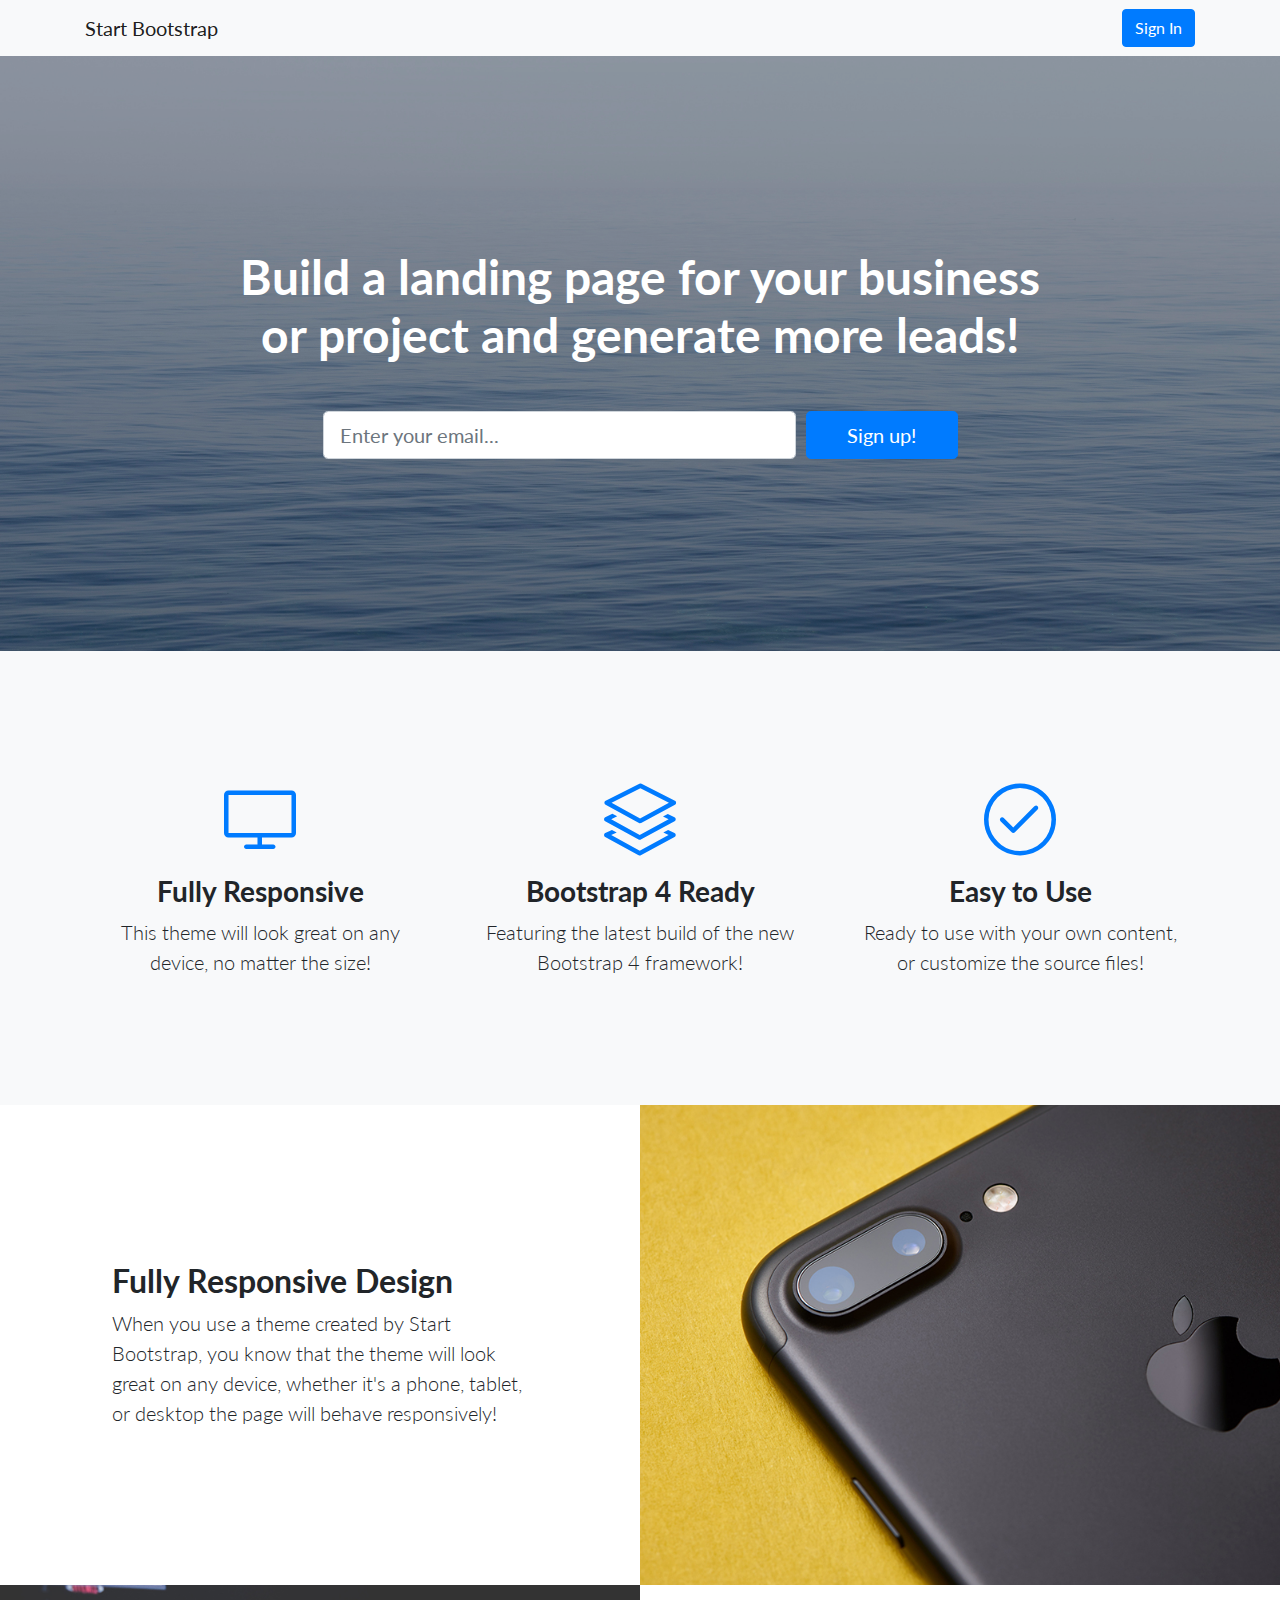
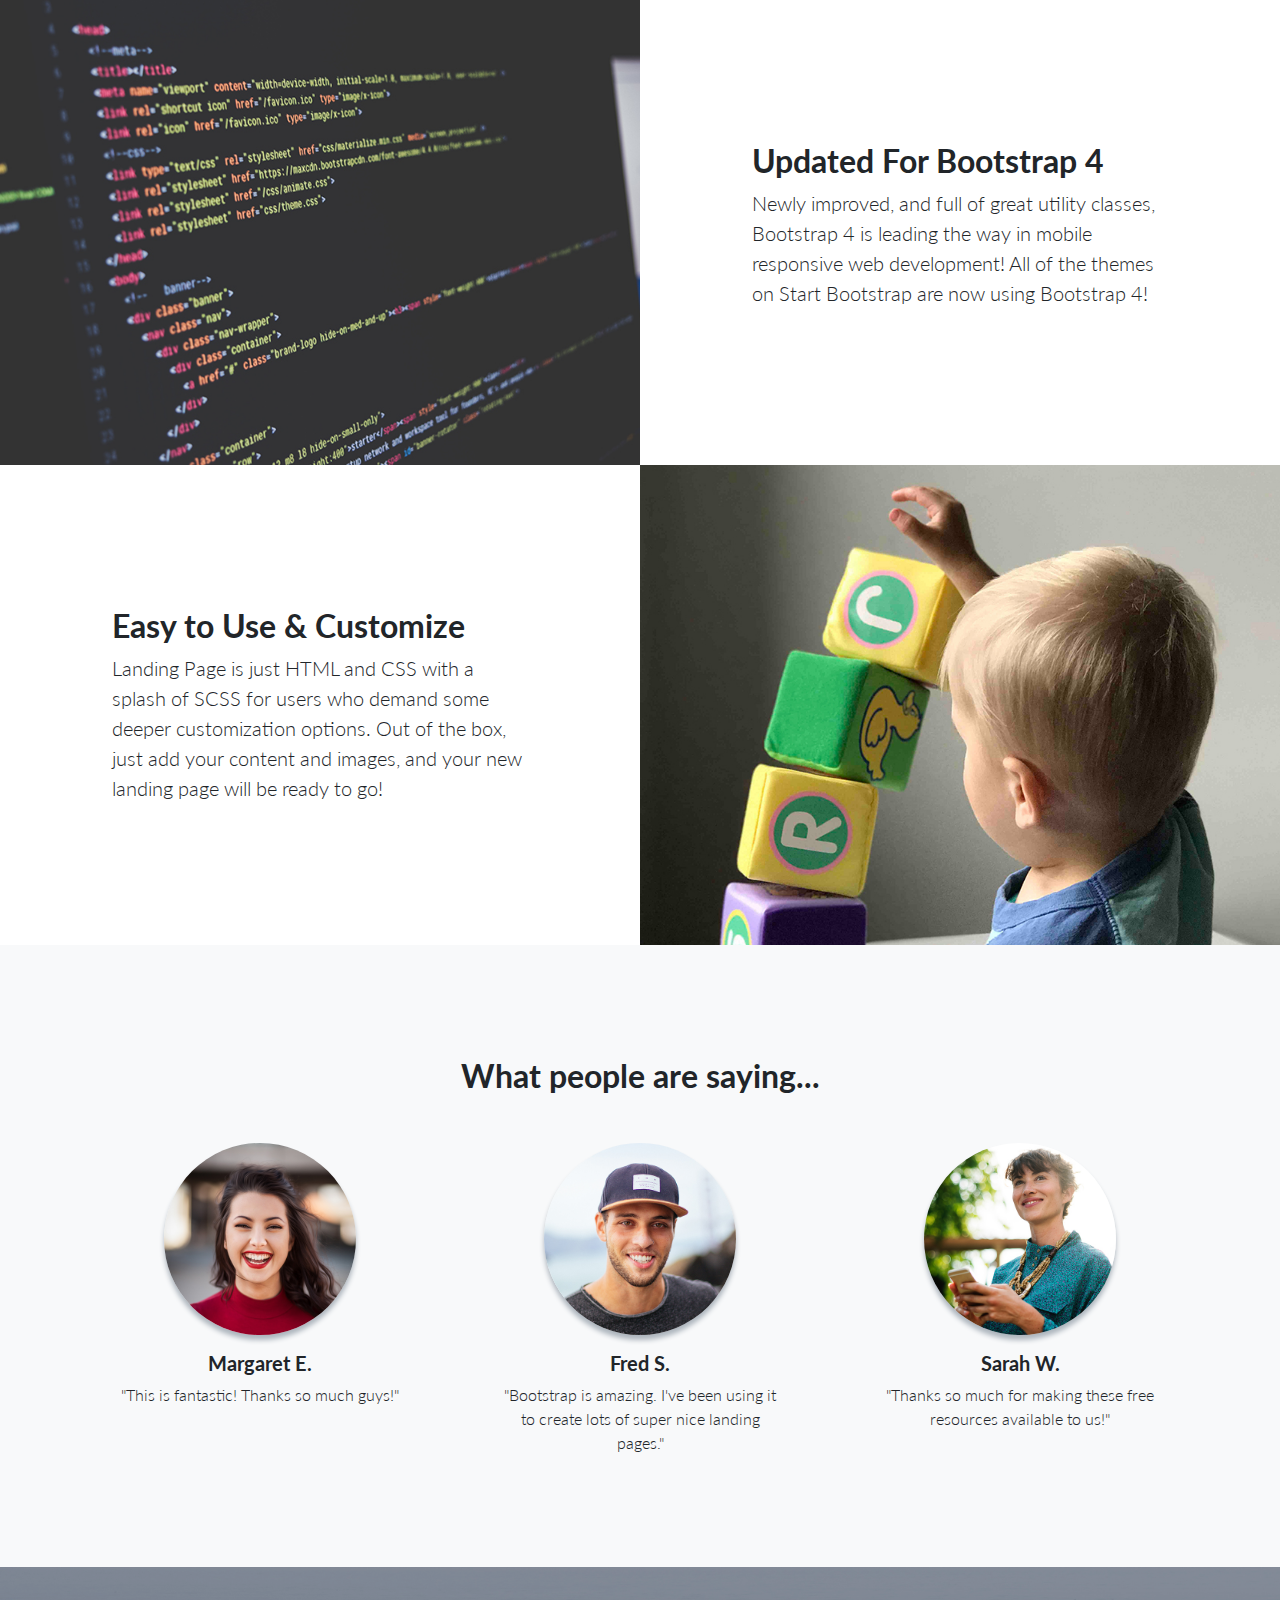
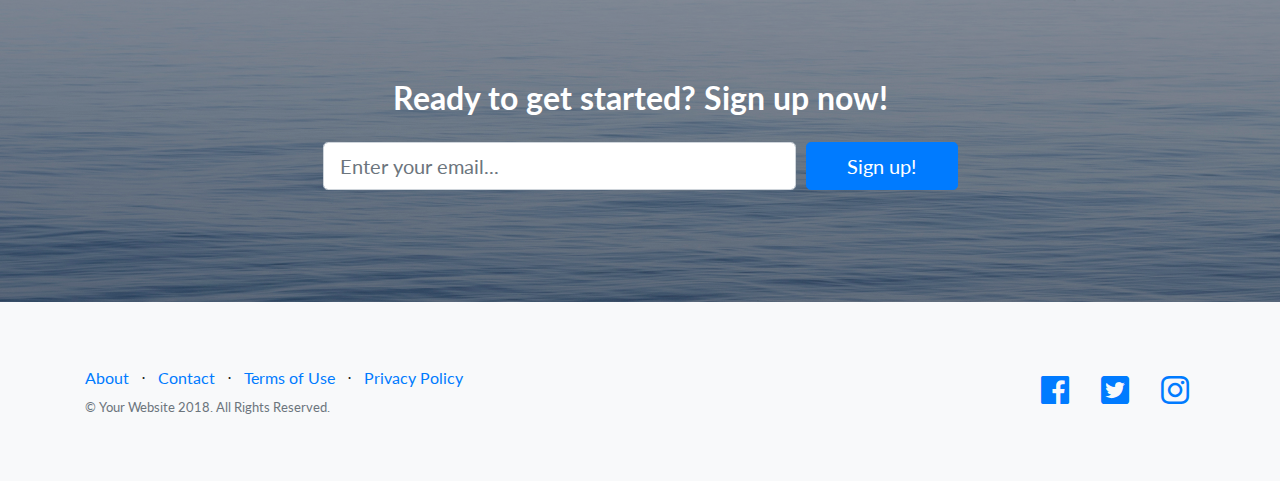
<file: BootStrapProject/startbootstrap-landing-page-gh-pages/index.html>
<!DOCTYPE html>
<html lang="en">

  <head>

    <meta charset="utf-8">
    <meta name="viewport" content="width=device-width, initial-scale=1, shrink-to-fit=no">
    <meta name="description" content="">
    <meta name="author" content="">

    <title>Landing Page - Start Bootstrap Theme</title>

    <!-- Bootstrap core CSS -->
    <link href="vendor/bootstrap/css/bootstrap.min.css" rel="stylesheet">

    <!-- Custom fonts for this template -->
    <link href="vendor/fontawesome-free/css/all.min.css" rel="stylesheet">
    <link href="vendor/simple-line-icons/css/simple-line-icons.css" rel="stylesheet" type="text/css">
    <link href="https://fonts.googleapis.com/css?family=Lato:300,400,700,300italic,400italic,700italic" rel="stylesheet" type="text/css">

    <!-- Custom styles for this template -->
    <link href="css/landing-page.min.css" rel="stylesheet">

  </head>

  <body>

    <!-- Navigation -->
    <nav class="navbar navbar-light bg-light static-top">
      <div class="container">
        <a class="navbar-brand" href="#">Start Bootstrap</a>
        <a class="btn btn-primary" href="#">Sign In</a>
      </div>
    </nav>

    <!-- Masthead -->
    <header class="masthead text-white text-center">
      <div class="overlay"></div>
      <div class="container">
        <div class="row">
          <div class="col-xl-9 mx-auto">
            <h1 class="mb-5">Build a landing page for your business or project and generate more leads!</h1>
          </div>
          <div class="col-md-10 col-lg-8 col-xl-7 mx-auto">
            <form>
              <div class="form-row">
                <div class="col-12 col-md-9 mb-2 mb-md-0">
                  <input type="email" class="form-control form-control-lg" placeholder="Enter your email...">
                </div>
                <div class="col-12 col-md-3">
                  <button type="submit" class="btn btn-block btn-lg btn-primary">Sign up!</button>
                </div>
              </div>
            </form>
          </div>
        </div>
      </div>
    </header>

    <!-- Icons Grid -->
    <section class="features-icons bg-light text-center">
      <div class="container">
        <div class="row">
          <div class="col-lg-4">
            <div class="features-icons-item mx-auto mb-5 mb-lg-0 mb-lg-3">
              <div class="features-icons-icon d-flex">
                <i class="icon-screen-desktop m-auto text-primary"></i>
              </div>
              <h3>Fully Responsive</h3>
              <p class="lead mb-0">This theme will look great on any device, no matter the size!</p>
            </div>
          </div>
          <div class="col-lg-4">
            <div class="features-icons-item mx-auto mb-5 mb-lg-0 mb-lg-3">
              <div class="features-icons-icon d-flex">
                <i class="icon-layers m-auto text-primary"></i>
              </div>
              <h3>Bootstrap 4 Ready</h3>
              <p class="lead mb-0">Featuring the latest build of the new Bootstrap 4 framework!</p>
            </div>
          </div>
          <div class="col-lg-4">
            <div class="features-icons-item mx-auto mb-0 mb-lg-3">
              <div class="features-icons-icon d-flex">
                <i class="icon-check m-auto text-primary"></i>
              </div>
              <h3>Easy to Use</h3>
              <p class="lead mb-0">Ready to use with your own content, or customize the source files!</p>
            </div>
          </div>
        </div>
      </div>
    </section>

    <!-- Image Showcases -->
    <section class="showcase">
      <div class="container-fluid p-0">
        <div class="row no-gutters">

          <div class="col-lg-6 order-lg-2 text-white showcase-img" style="background-image: url('img/bg-showcase-1.jpg');"></div>
          <div class="col-lg-6 order-lg-1 my-auto showcase-text">
            <h2>Fully Responsive Design</h2>
            <p class="lead mb-0">When you use a theme created by Start Bootstrap, you know that the theme will look great on any device, whether it's a phone, tablet, or desktop the page will behave responsively!</p>
          </div>
        </div>
        <div class="row no-gutters">
          <div class="col-lg-6 text-white showcase-img" style="background-image: url('img/bg-showcase-2.jpg');"></div>
          <div class="col-lg-6 my-auto showcase-text">
            <h2>Updated For Bootstrap 4</h2>
            <p class="lead mb-0">Newly improved, and full of great utility classes, Bootstrap 4 is leading the way in mobile responsive web development! All of the themes on Start Bootstrap are now using Bootstrap 4!</p>
          </div>
        </div>
        <div class="row no-gutters">
          <div class="col-lg-6 order-lg-2 text-white showcase-img" style="background-image: url('img/bg-showcase-3.jpg');"></div>
          <div class="col-lg-6 order-lg-1 my-auto showcase-text">
            <h2>Easy to Use &amp; Customize</h2>
            <p class="lead mb-0">Landing Page is just HTML and CSS with a splash of SCSS for users who demand some deeper customization options. Out of the box, just add your content and images, and your new landing page will be ready to go!</p>
          </div>
        </div>
      </div>
    </section>

    <!-- Testimonials -->
    <section class="testimonials text-center bg-light">
      <div class="container">
        <h2 class="mb-5">What people are saying...</h2>
        <div class="row">
          <div class="col-lg-4">
            <div class="testimonial-item mx-auto mb-5 mb-lg-0">
              <img class="img-fluid rounded-circle mb-3" src="img/testimonials-1.jpg" alt="">
              <h5>Margaret E.</h5>
              <p class="font-weight-light mb-0">"This is fantastic! Thanks so much guys!"</p>
            </div>
          </div>
          <div class="col-lg-4">
            <div class="testimonial-item mx-auto mb-5 mb-lg-0">
              <img class="img-fluid rounded-circle mb-3" src="img/testimonials-2.jpg" alt="">
              <h5>Fred S.</h5>
              <p class="font-weight-light mb-0">"Bootstrap is amazing. I've been using it to create lots of super nice landing pages."</p>
            </div>
          </div>
          <div class="col-lg-4">
            <div class="testimonial-item mx-auto mb-5 mb-lg-0">
              <img class="img-fluid rounded-circle mb-3" src="img/testimonials-3.jpg" alt="">
              <h5>Sarah	W.</h5>
              <p class="font-weight-light mb-0">"Thanks so much for making these free resources available to us!"</p>
            </div>
          </div>
        </div>
      </div>
    </section>

    <!-- Call to Action -->
    <section class="call-to-action text-white text-center">
      <div class="overlay"></div>
      <div class="container">
        <div class="row">
          <div class="col-xl-9 mx-auto">
            <h2 class="mb-4">Ready to get started? Sign up now!</h2>
          </div>
          <div class="col-md-10 col-lg-8 col-xl-7 mx-auto">
            <form>
              <div class="form-row">
                <div class="col-12 col-md-9 mb-2 mb-md-0">
                  <input type="email" class="form-control form-control-lg" placeholder="Enter your email...">
                </div>
                <div class="col-12 col-md-3">
                  <button type="submit" class="btn btn-block btn-lg btn-primary">Sign up!</button>
                </div>
              </div>
            </form>
          </div>
        </div>
      </div>
    </section>

    <!-- Footer -->
    <footer class="footer bg-light">
      <div class="container">
        <div class="row">
          <div class="col-lg-6 h-100 text-center text-lg-left my-auto">
            <ul class="list-inline mb-2">
              <li class="list-inline-item">
                <a href="#">About</a>
              </li>
              <li class="list-inline-item">&sdot;</li>
              <li class="list-inline-item">
                <a href="#">Contact</a>
              </li>
              <li class="list-inline-item">&sdot;</li>
              <li class="list-inline-item">
                <a href="#">Terms of Use</a>
              </li>
              <li class="list-inline-item">&sdot;</li>
              <li class="list-inline-item">
                <a href="#">Privacy Policy</a>
              </li>
            </ul>
            <p class="text-muted small mb-4 mb-lg-0">&copy; Your Website 2018. All Rights Reserved.</p>
          </div>
          <div class="col-lg-6 h-100 text-center text-lg-right my-auto">
            <ul class="list-inline mb-0">
              <li class="list-inline-item mr-3">
                <a href="#">
                  <i class="fab fa-facebook fa-2x fa-fw"></i>
                </a>
              </li>
              <li class="list-inline-item mr-3">
                <a href="#">
                  <i class="fab fa-twitter-square fa-2x fa-fw"></i>
                </a>
              </li>
              <li class="list-inline-item">
                <a href="#">
                  <i class="fab fa-instagram fa-2x fa-fw"></i>
                </a>
              </li>
            </ul>
          </div>
        </div>
      </div>
    </footer>

    <!-- Bootstrap core JavaScript -->
    <script src="vendor/jquery/jquery.min.js"></script>
    <script src="vendor/bootstrap/js/bootstrap.bundle.min.js"></script>

  </body>

</html>
</file>
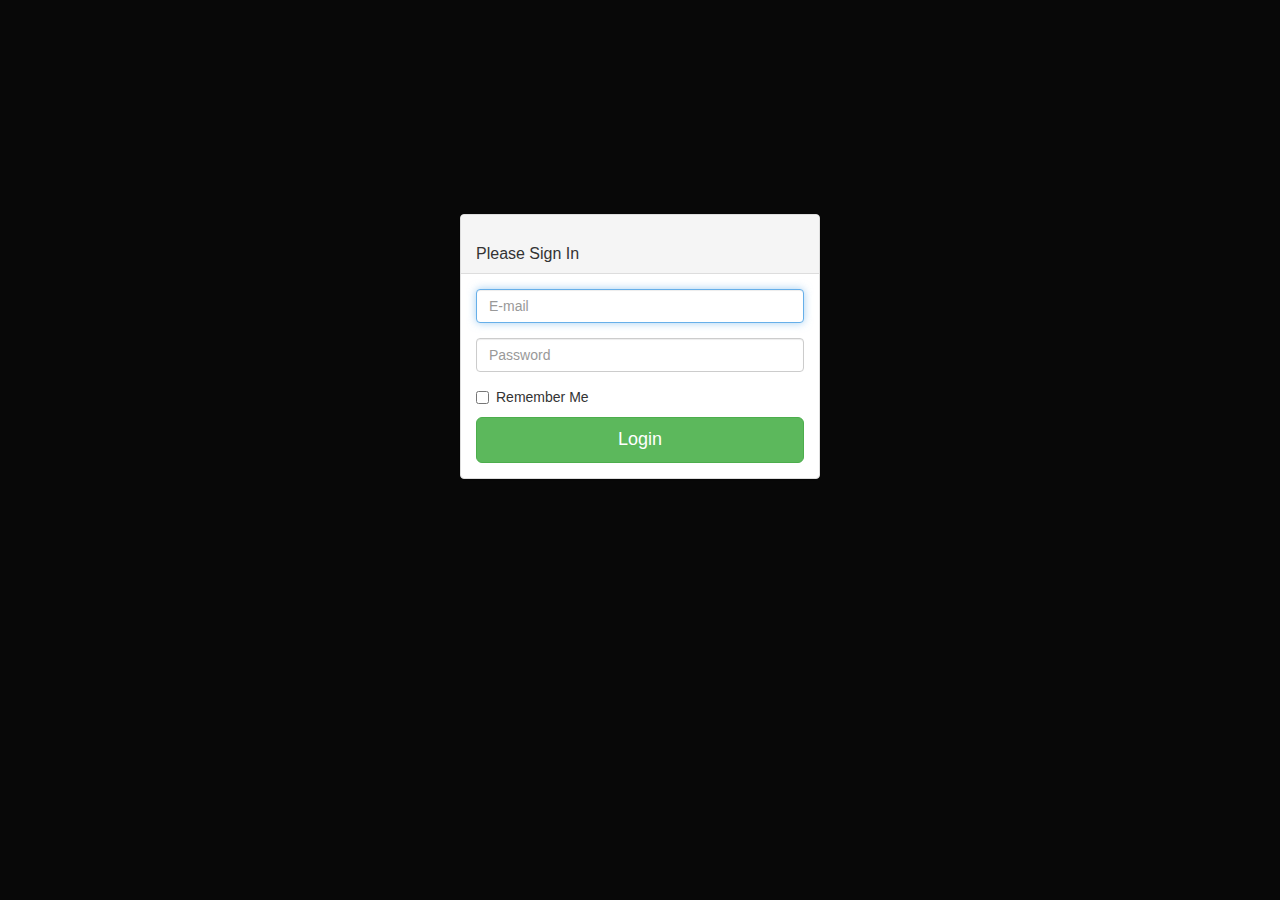
<file: Apolloconnect/bs-siminta-admin/login.html>
<!DOCTYPE html>
<html>

<head>
  <meta charset="utf-8">
    <meta name="viewport" content="width=device-width, initial-scale=1.0">
    <title>Apollo Connect-Login</title>
    <!-- Core CSS - Include with every page -->
    <link href="assets/plugins/bootstrap/bootstrap.css" rel="stylesheet" />
    <link href="assets/font-awesome/css/font-awesome.css" rel="stylesheet" />
    <link href="assets/plugins/pace/pace-theme-big-counter.css" rel="stylesheet" />
   <link href="assets/css/style.css" rel="stylesheet" />
      <link href="assets/css/main-style.css" rel="stylesheet" />

</head>

<body class="body-Login-back">

    <div class="container">
       
        <div class="row">
            <!-- <div class="col-md-4 col-md-offset-4 text-center logo-margin ">
              <img src="assets/img/logo.png" alt=""/>
                </div> --><br/><br/><br/><br/><br/><br/><br/><br/>
            <div class="col-md-4 col-md-offset-4">
                <div class="login-panel panel panel-default">                  
                    <div class="panel-heading"><br/>
                        <h3 class="panel-title">Please Sign In</h3>
                    </div>
                    <div class="panel-body">
                        <form role="form">
                            <fieldset>
                                <div class="form-group">
                                    <input class="form-control" placeholder="E-mail" name="email" type="email" autofocus>
                                </div>
                                <div class="form-group">
                                    <input class="form-control" placeholder="Password" name="password" type="password" value="">
                                </div>
                                <div class="checkbox">
                                    <label>
                                        <input name="remember" type="checkbox" value="Remember Me">Remember Me
                                    </label>
                                </div>
                                <!-- Change this to a button or input when using this as a form -->
                                <a href="index.html" class="btn btn-lg btn-success btn-block">Login</a>
                            </fieldset>
                        </form>
                    </div>
                </div>
            </div>
        </div>
    </div>

     <!-- Core Scripts - Include with every page -->
    <script src="assets/plugins/jquery-1.10.2.js"></script>
    <script src="assets/plugins/bootstrap/bootstrap.min.js"></script>
    <script src="assets/plugins/metisMenu/jquery.metisMenu.js"></script>

</body>

</html>
</file>
<file: BootStrapProject/startbootstrap-landing-page-gh-pages/vendor/simple-line-icons/css/simple-line-icons.css>
@font-face {
  font-family: 'simple-line-icons';
  src: url('../fonts/Simple-Line-Icons.eot?v=2.4.0');
  src: url('../fonts/Simple-Line-Icons.eot?v=2.4.0#iefix') format('embedded-opentype'), url('../fonts/Simple-Line-Icons.woff2?v=2.4.0') format('woff2'), url('../fonts/Simple-Line-Icons.ttf?v=2.4.0') format('truetype'), url('../fonts/Simple-Line-Icons.woff?v=2.4.0') format('woff'), url('../fonts/Simple-Line-Icons.svg?v=2.4.0#simple-line-icons') format('svg');
  font-weight: normal;
  font-style: normal;
}
/*
 Use the following CSS code if you want to have a class per icon.
 Instead of a list of all class selectors, you can use the generic [class*="icon-"] selector, but it's slower:
*/
.icon-user,
.icon-people,
.icon-user-female,
.icon-user-follow,
.icon-user-following,
.icon-user-unfollow,
.icon-login,
.icon-logout,
.icon-emotsmile,
.icon-phone,
.icon-call-end,
.icon-call-in,
.icon-call-out,
.icon-map,
.icon-location-pin,
.icon-direction,
.icon-directions,
.icon-compass,
.icon-layers,
.icon-menu,
.icon-list,
.icon-options-vertical,
.icon-options,
.icon-arrow-down,
.icon-arrow-left,
.icon-arrow-right,
.icon-arrow-up,
.icon-arrow-up-circle,
.icon-arrow-left-circle,
.icon-arrow-right-circle,
.icon-arrow-down-circle,
.icon-check,
.icon-clock,
.icon-plus,
.icon-minus,
.icon-close,
.icon-event,
.icon-exclamation,
.icon-organization,
.icon-trophy,
.icon-screen-smartphone,
.icon-screen-desktop,
.icon-plane,
.icon-notebook,
.icon-mustache,
.icon-mouse,
.icon-magnet,
.icon-energy,
.icon-disc,
.icon-cursor,
.icon-cursor-move,
.icon-crop,
.icon-chemistry,
.icon-speedometer,
.icon-shield,
.icon-screen-tablet,
.icon-magic-wand,
.icon-hourglass,
.icon-graduation,
.icon-ghost,
.icon-game-controller,
.icon-fire,
.icon-eyeglass,
.icon-envelope-open,
.icon-envelope-letter,
.icon-bell,
.icon-badge,
.icon-anchor,
.icon-wallet,
.icon-vector,
.icon-speech,
.icon-puzzle,
.icon-printer,
.icon-present,
.icon-playlist,
.icon-pin,
.icon-picture,
.icon-handbag,
.icon-globe-alt,
.icon-globe,
.icon-folder-alt,
.icon-folder,
.icon-film,
.icon-feed,
.icon-drop,
.icon-drawer,
.icon-docs,
.icon-doc,
.icon-diamond,
.icon-cup,
.icon-calculator,
.icon-bubbles,
.icon-briefcase,
.icon-book-open,
.icon-basket-loaded,
.icon-basket,
.icon-bag,
.icon-action-undo,
.icon-action-redo,
.icon-wrench,
.icon-umbrella,
.icon-trash,
.icon-tag,
.icon-support,
.icon-frame,
.icon-size-fullscreen,
.icon-size-actual,
.icon-shuffle,
.icon-share-alt,
.icon-share,
.icon-rocket,
.icon-question,
.icon-pie-chart,
.icon-pencil,
.icon-note,
.icon-loop,
.icon-home,
.icon-grid,
.icon-graph,
.icon-microphone,
.icon-music-tone-alt,
.icon-music-tone,
.icon-earphones-alt,
.icon-earphones,
.icon-equalizer,
.icon-like,
.icon-dislike,
.icon-control-start,
.icon-control-rewind,
.icon-control-play,
.icon-control-pause,
.icon-control-forward,
.icon-control-end,
.icon-volume-1,
.icon-volume-2,
.icon-volume-off,
.icon-calendar,
.icon-bulb,
.icon-chart,
.icon-ban,
.icon-bubble,
.icon-camrecorder,
.icon-camera,
.icon-cloud-download,
.icon-cloud-upload,
.icon-envelope,
.icon-eye,
.icon-flag,
.icon-heart,
.icon-info,
.icon-key,
.icon-link,
.icon-lock,
.icon-lock-open,
.icon-magnifier,
.icon-magnifier-add,
.icon-magnifier-remove,
.icon-paper-clip,
.icon-paper-plane,
.icon-power,
.icon-refresh,
.icon-reload,
.icon-settings,
.icon-star,
.icon-symbol-female,
.icon-symbol-male,
.icon-target,
.icon-credit-card,
.icon-paypal,
.icon-social-tumblr,
.icon-social-twitter,
.icon-social-facebook,
.icon-social-instagram,
.icon-social-linkedin,
.icon-social-pinterest,
.icon-social-github,
.icon-social-google,
.icon-social-reddit,
.icon-social-skype,
.icon-social-dribbble,
.icon-social-behance,
.icon-social-foursqare,
.icon-social-soundcloud,
.icon-social-spotify,
.icon-social-stumbleupon,
.icon-social-youtube,
.icon-social-dropbox,
.icon-social-vkontakte,
.icon-social-steam {
  font-family: 'simple-line-icons';
  speak: none;
  font-style: normal;
  font-weight: normal;
  font-variant: normal;
  text-transform: none;
  line-height: 1;
  /* Better Font Rendering =========== */
  -webkit-font-smoothing: antialiased;
  -moz-osx-font-smoothing: grayscale;
}
.icon-user:before {
  content: "\e005";
}
.icon-people:before {
  content: "\e001";
}
.icon-user-female:before {
  content: "\e000";
}
.icon-user-follow:before {
  content: "\e002";
}
.icon-user-following:before {
  content: "\e003";
}
.icon-user-unfollow:before {
  content: "\e004";
}
.icon-login:before {
  content: "\e066";
}
.icon-logout:before {
  content: "\e065";
}
.icon-emotsmile:before {
  content: "\e021";
}
.icon-phone:before {
  content: "\e600";
}
.icon-call-end:before {
  content: "\e048";
}
.icon-call-in:before {
  content: "\e047";
}
.icon-call-out:before {
  content: "\e046";
}
.icon-map:before {
  content: "\e033";
}
.icon-location-pin:before {
  content: "\e096";
}
.icon-direction:before {
  content: "\e042";
}
.icon-directions:before {
  content: "\e041";
}
.icon-compass:before {
  content: "\e045";
}
.icon-layers:before {
  content: "\e034";
}
.icon-menu:before {
  content: "\e601";
}
.icon-list:before {
  content: "\e067";
}
.icon-options-vertical:before {
  content: "\e602";
}
.icon-options:before {
  content: "\e603";
}
.icon-arrow-down:before {
  content: "\e604";
}
.icon-arrow-left:before {
  content: "\e605";
}
.icon-arrow-right:before {
  content: "\e606";
}
.icon-arrow-up:before {
  content: "\e607";
}
.icon-arrow-up-circle:before {
  content: "\e078";
}
.icon-arrow-left-circle:before {
  content: "\e07a";
}
.icon-arrow-right-circle:before {
  content: "\e079";
}
.icon-arrow-down-circle:before {
  content: "\e07b";
}
.icon-check:before {
  content: "\e080";
}
.icon-clock:before {
  content: "\e081";
}
.icon-plus:before {
  content: "\e095";
}
.icon-minus:before {
  content: "\e615";
}
.icon-close:before {
  content: "\e082";
}
.icon-event:before {
  content: "\e619";
}
.icon-exclamation:before {
  content: "\e617";
}
.icon-organization:before {
  content: "\e616";
}
.icon-trophy:before {
  content: "\e006";
}
.icon-screen-smartphone:before {
  content: "\e010";
}
.icon-screen-desktop:before {
  content: "\e011";
}
.icon-plane:before {
  content: "\e012";
}
.icon-notebook:before {
  content: "\e013";
}
.icon-mustache:before {
  content: "\e014";
}
.icon-mouse:before {
  content: "\e015";
}
.icon-magnet:before {
  content: "\e016";
}
.icon-energy:before {
  content: "\e020";
}
.icon-disc:before {
  content: "\e022";
}
.icon-cursor:before {
  content: "\e06e";
}
.icon-cursor-move:before {
  content: "\e023";
}
.icon-crop:before {
  content: "\e024";
}
.icon-chemistry:before {
  content: "\e026";
}
.icon-speedometer:before {
  content: "\e007";
}
.icon-shield:before {
  content: "\e00e";
}
.icon-screen-tablet:before {
  content: "\e00f";
}
.icon-magic-wand:before {
  content: "\e017";
}
.icon-hourglass:before {
  content: "\e018";
}
.icon-graduation:before {
  content: "\e019";
}
.icon-ghost:before {
  content: "\e01a";
}
.icon-game-controller:before {
  content: "\e01b";
}
.icon-fire:before {
  content: "\e01c";
}
.icon-eyeglass:before {
  content: "\e01d";
}
.icon-envelope-open:before {
  content: "\e01e";
}
.icon-envelope-letter:before {
  content: "\e01f";
}
.icon-bell:before {
  content: "\e027";
}
.icon-badge:before {
  content: "\e028";
}
.icon-anchor:before {
  content: "\e029";
}
.icon-wallet:before {
  content: "\e02a";
}
.icon-vector:before {
  content: "\e02b";
}
.icon-speech:before {
  content: "\e02c";
}
.icon-puzzle:before {
  content: "\e02d";
}
.icon-printer:before {
  content: "\e02e";
}
.icon-present:before {
  content: "\e02f";
}
.icon-playlist:before {
  content: "\e030";
}
.icon-pin:before {
  content: "\e031";
}
.icon-picture:before {
  content: "\e032";
}
.icon-handbag:before {
  content: "\e035";
}
.icon-globe-alt:before {
  content: "\e036";
}
.icon-globe:before {
  content: "\e037";
}
.icon-folder-alt:before {
  content: "\e039";
}
.icon-folder:before {
  content: "\e089";
}
.icon-film:before {
  content: "\e03a";
}
.icon-feed:before {
  content: "\e03b";
}
.icon-drop:before {
  content: "\e03e";
}
.icon-drawer:before {
  content: "\e03f";
}
.icon-docs:before {
  content: "\e040";
}
.icon-doc:before {
  content: "\e085";
}
.icon-diamond:before {
  content: "\e043";
}
.icon-cup:before {
  content: "\e044";
}
.icon-calculator:before {
  content: "\e049";
}
.icon-bubbles:before {
  content: "\e04a";
}
.icon-briefcase:before {
  content: "\e04b";
}
.icon-book-open:before {
  content: "\e04c";
}
.icon-basket-loaded:before {
  content: "\e04d";
}
.icon-basket:before {
  content: "\e04e";
}
.icon-bag:before {
  content: "\e04f";
}
.icon-action-undo:before {
  content: "\e050";
}
.icon-action-redo:before {
  content: "\e051";
}
.icon-wrench:before {
  content: "\e052";
}
.icon-umbrella:before {
  content: "\e053";
}
.icon-trash:before {
  content: "\e054";
}
.icon-tag:before {
  content: "\e055";
}
.icon-support:before {
  content: "\e056";
}
.icon-frame:before {
  content: "\e038";
}
.icon-size-fullscreen:before {
  content: "\e057";
}
.icon-size-actual:before {
  content: "\e058";
}
.icon-shuffle:before {
  content: "\e059";
}
.icon-share-alt:before {
  content: "\e05a";
}
.icon-share:before {
  content: "\e05b";
}
.icon-rocket:before {
  content: "\e05c";
}
.icon-question:before {
  content: "\e05d";
}
.icon-pie-chart:before {
  content: "\e05e";
}
.icon-pencil:before {
  content: "\e05f";
}
.icon-note:before {
  content: "\e060";
}
.icon-loop:before {
  content: "\e064";
}
.icon-home:before {
  content: "\e069";
}
.icon-grid:before {
  content: "\e06a";
}
.icon-graph:before {
  content: "\e06b";
}
.icon-microphone:before {
  content: "\e063";
}
.icon-music-tone-alt:before {
  content: "\e061";
}
.icon-music-tone:before {
  content: "\e062";
}
.icon-earphones-alt:before {
  content: "\e03c";
}
.icon-earphones:before {
  content: "\e03d";
}
.icon-equalizer:before {
  content: "\e06c";
}
.icon-like:before {
  content: "\e068";
}
.icon-dislike:before {
  content: "\e06d";
}
.icon-control-start:before {
  content: "\e06f";
}
.icon-control-rewind:before {
  content: "\e070";
}
.icon-control-play:before {
  content: "\e071";
}
.icon-control-pause:before {
  content: "\e072";
}
.icon-control-forward:before {
  content: "\e073";
}
.icon-control-end:before {
  content: "\e074";
}
.icon-volume-1:before {
  content: "\e09f";
}
.icon-volume-2:before {
  content: "\e0a0";
}
.icon-volume-off:before {
  content: "\e0a1";
}
.icon-calendar:before {
  content: "\e075";
}
.icon-bulb:before {
  content: "\e076";
}
.icon-chart:before {
  content: "\e077";
}
.icon-ban:before {
  content: "\e07c";
}
.icon-bubble:before {
  content: "\e07d";
}
.icon-camrecorder:before {
  content: "\e07e";
}
.icon-camera:before {
  content: "\e07f";
}
.icon-cloud-download:before {
  content: "\e083";
}
.icon-cloud-upload:before {
  content: "\e084";
}
.icon-envelope:before {
  content: "\e086";
}
.icon-eye:before {
  content: "\e087";
}
.icon-flag:before {
  content: "\e088";
}
.icon-heart:before {
  content: "\e08a";
}
.icon-info:before {
  content: "\e08b";
}
.icon-key:before {
  content: "\e08c";
}
.icon-link:before {
  content: "\e08d";
}
.icon-lock:before {
  content: "\e08e";
}
.icon-lock-open:before {
  content: "\e08f";
}
.icon-magnifier:before {
  content: "\e090";
}
.icon-magnifier-add:before {
  content: "\e091";
}
.icon-magnifier-remove:before {
  content: "\e092";
}
.icon-paper-clip:before {
  content: "\e093";
}
.icon-paper-plane:before {
  content: "\e094";
}
.icon-power:before {
  content: "\e097";
}
.icon-refresh:before {
  content: "\e098";
}
.icon-reload:before {
  content: "\e099";
}
.icon-settings:before {
  content: "\e09a";
}
.icon-star:before {
  content: "\e09b";
}
.icon-symbol-female:before {
  content: "\e09c";
}
.icon-symbol-male:before {
  content: "\e09d";
}
.icon-target:before {
  content: "\e09e";
}
.icon-credit-card:before {
  content: "\e025";
}
.icon-paypal:before {
  content: "\e608";
}
.icon-social-tumblr:before {
  content: "\e00a";
}
.icon-social-twitter:before {
  content: "\e009";
}
.icon-social-facebook:before {
  content: "\e00b";
}
.icon-social-instagram:before {
  content: "\e609";
}
.icon-social-linkedin:before {
  content: "\e60a";
}
.icon-social-pinterest:before {
  content: "\e60b";
}
.icon-social-github:before {
  content: "\e60c";
}
.icon-social-google:before {
  content: "\e60d";
}
.icon-social-reddit:before {
  content: "\e60e";
}
.icon-social-skype:before {
  content: "\e60f";
}
.icon-social-dribbble:before {
  content: "\e00d";
}
.icon-social-behance:before {
  content: "\e610";
}
.icon-social-foursqare:before {
  content: "\e611";
}
.icon-social-soundcloud:before {
  content: "\e612";
}
.icon-social-spotify:before {
  content: "\e613";
}
.icon-social-stumbleupon:before {
  content: "\e614";
}
.icon-social-youtube:before {
  content: "\e008";
}
.icon-social-dropbox:before {
  content: "\e00c";
}
.icon-social-vkontakte:before {
  content: "\e618";
}
.icon-social-steam:before {
  content: "\e620";
}
</file>
<file: Apolloconnect/bs-siminta-admin/assets/plugins/pace/pace-theme-big-counter.css>
/*=======================
   URI:https://github.com/HubSpot/pace/ 
    ============================*/

/* This is a compiled file, you should be editing the file in the templates directory */
.pace {
  -webkit-pointer-events: none;
  pointer-events: none;
  -webkit-user-select: none;
  -moz-user-select: none;
  user-select: none;
}

.pace.pace-inactive .pace-progress {
  display: none;
}

.pace .pace-progress {
  position: fixed;
  z-index: 2000;
  top: 0;
  right: 0;
  height: 5rem;
  width: 5rem;
}

.pace .pace-progress:after {
    margin-top:100px;
  display: block;
  position: absolute;
  top: 0;
  right: .5rem;
  content: attr(data-progress-text);
  font-family: "Helvetica Neue", sans-serif;
  font-weight: 100;
  font-size: 5rem;
  line-height: 1;
  text-align: right;
  color: rgba(0, 0, 0, 0.19999999999999996);
}
</file>
<file: Apolloconnect/bs-siminta-admin/assets/css/style.css>
/*Copyright  2013-2014 Iron Summit Media Strategies

    URI: http://http://www.ironsummitmedia.com/

Licensed under the Apache License, Version 2.0 (the "License");
you may not use this file except in compliance with the License.
You may obtain a copy of the License at

    http://www.apache.org/licenses/LICENSE-2.0

Unless required by applicable law or agreed to in writing, software
distributed under the License is distributed on an "AS IS" BASIS,
WITHOUT WARRANTIES OR CONDITIONS OF ANY KIND, either express or implied.
See the License for the specific language governing permissions and
limitations under the License.*/



/* Global Styles */

/* ------------------------------- */

 body {
    background-color: #f8f8f8;
}

/* Wrappers */

/* ------------------------------- */

 #wrapper {
    width: 100%;
    margin-top: 55px!important; 
    background-color:#353230; 
}

#page-wrapper {
    padding: 0 15px;
    min-height: 568px;
     background-color:rgb(209, 212, 216);
}



    

.navbar-static-side ul li {
    border-bottom:1px solid #84B899 !important;
}

/* Navigation */

/* ------------------------------- */

/* Top Right Navigation Dropdown Styles */

 .navbar-top-links li {
    display: inline-block;
}

.navbar-top-links li:last-child {
    margin-right: 15px;
}

.navbar-top-links li a {
    padding: 20px;
    min-height: 50px;
}

.navbar-top-links .dropdown-menu li {
    display: block;
}

.navbar-top-links .dropdown-menu li:last-child {
    margin-right: 0;
}

.navbar-top-links .dropdown-menu li a {
    padding: 3px 20px;
    min-height: 0;
}

.navbar-top-links .dropdown-menu li a div {
    white-space: normal;
}

.navbar-top-links .dropdown-messages,
.navbar-top-links .dropdown-tasks,
.navbar-top-links .dropdown-alerts {
    width: 310px;
    min-width: 0;
}

.navbar-top-links .dropdown-messages {
    margin-left: 5px;
}

.navbar-top-links .dropdown-tasks {
    margin-left: -59px;
}

.navbar-top-links .dropdown-alerts {
    margin-left: -123px;
}

.navbar-top-links .dropdown-user {
    right: 0;
    left: auto;
}

/* Sidebar Menu Styles */

 .sidebar-search {
    padding: 15px;
}

.arrow {
    float: right;
}

.fa.arrow:before {
    content: "\f104";
}

.active > a > .fa.arrow:before {
    content: "\f107";
}

.nav-second-level li,
.nav-third-level li {
    border-bottom: none !important;
}

.nav-second-level li a {
    padding-left: 37px;
}

.nav-third-level li a {
    padding-left: 52px;
}

@media(min-width:768px) {
    .navbar-static-side {
        z-index: 1;
        position: absolute;
        width: 250px;
    }

    .navbar-top-links .dropdown-messages,
    .navbar-top-links .dropdown-tasks,
    .navbar-top-links .dropdown-alerts {
        margin-left: auto;
    }
}

/* Buttons */

/* ------------------------------- */

 .btn-outline {
    color: inherit;
    background-color: transparent;
    transition: all .5s;
}

.btn-primary.btn-outline {
    color: #428bca;
}

.btn-success.btn-outline {
    color: #5cb85c;
}

.btn-info.btn-outline {
    color: #5bc0de;
}

.btn-warning.btn-outline {
    color: #f0ad4e;
}

.btn-danger.btn-outline {
    color: #d9534f;
}

.btn-primary.btn-outline:hover,
.btn-success.btn-outline:hover,
.btn-info.btn-outline:hover,
.btn-warning.btn-outline:hover,
.btn-danger.btn-outline:hover {
    color: #fff;
}

/* Pages */

/* ------------------------------- */

/* Dashboard Chat */

 .chat {
    margin: 0;
    padding: 0;
    list-style: none;
}

.chat li {
    margin-bottom: 10px;
    padding-bottom: 5px;
    border-bottom: 1px dotted #B3A9A9;
}

.chat li.left .chat-body {
    margin-left: 60px;
}

.chat li.right .chat-body {
    margin-right: 60px;
}

.chat li .chat-body p {
    margin: 0;
    color: #777777;
}

.panel .slidedown .glyphicon,
.chat .glyphicon {
    margin-right: 5px;
}

.chat-panel .panel-body {
    height: 280px;
    overflow-y: scroll;
}

/* Login Page */

 .login-panel {
    margin-top: 15%;
}
.body-Backcolor {
    background-color:#000;
}
.logo-margin {
    margin-top:100px;
}

/* Flot Chart Containers */

 .flot-chart {
    display: block;
    height: 400px;
}

.flot-chart-content {
    width: 100%;
    height: 100%;
}

/* DataTables Overrides */

 table.dataTable thead .sorting,
table.dataTable thead .sorting_asc:after,
table.dataTable thead .sorting_desc,
table.dataTable thead .sorting_asc_disabled,
table.dataTable thead .sorting_desc_disabled {
    background: transparent;
}

table.dataTable thead .sorting_asc:after {
    content: "\f0de";
    float: right;
    font-family: fontawesome;
}

table.dataTable thead .sorting_desc:after {
    content: "\f0dd";
    float: right;
    font-family: fontawesome;
}

table.dataTable thead .sorting:after {
    content: "\f0dc";
    float: right;
    font-family: fontawesome;
    color: rgba(50,50,50,.5);
}

/* Circle Buttons */

 .btn-circle {
    width: 30px;
    height: 30px;
    padding: 6px 0;
    border-radius: 15px;
    text-align: center;
    font-size: 12px;
    line-height: 1.428571429;
}

.btn-circle.btn-lg {
    width: 50px;
    height: 50px;
    padding: 10px 16px;
    border-radius: 25px;
    font-size: 18px;
    line-height: 1.33;
}

.btn-circle.btn-xl {
    width: 70px;
    height: 70px;
    padding: 10px 16px;
    border-radius: 35px;
    font-size: 24px;
    line-height: 1.33;
}

.show-grid [class^="col-"] {
    padding-top: 10px;
    padding-bottom: 10px;
    border: 1px solid #ddd;
    background-color: #eee !important;
}

.show-grid {
    margin: 15px 0;
}
</file>
<file: Apolloconnect/bs-siminta-admin/assets/css/main-style.css>
﻿
/*====================================
 Free To Use For Personal And Commercial Usage
Author: http://binarytheme.com
 Share Us if You Like our work 
 Enjoy Our Codes For Free always.
======================================*/

/* user image section */
.user-section {
    margin-top:20px;
    font-size:22px;
    background-color:rgb(53, 50, 48);
}
.user-section-inner {
    height: 65px;
width: 65px;
-moz-border-radius: 3px;
-webkit-border-radius: 3px;
border-radius: 3px;
overflow: hidden;
display: inline-block;
float: left;
margin-right: 15px;
margin-top: 20px;
}
    .user-section-inner img {
        margin-left:10px;
        width:55px;
        height:60px;
        
    }
.user-info {
    display: block;
    color:#f8f8f8!important;
display: inline-block;
padding: 15px;
margin-bottom: 0px
}
.user-text-online {
    font-size:18px;
    color:#fff
}
.user-circle-online {
    width: 15px!important;
    height: 15px!important;
}

/* side-menu section */
.nav > li > a:hover, .nav > li > a:focus {
    background-color:rgba(74, 72, 126, 0);
}
.navbar-top-links  .open > a, .nav .open > a:hover, .nav .open > a:focus {
    background-color: #353230;
}
.navbar-top-links > li > a {
color: #FFFFFF;
}
.nav > li > a {
padding: 20px 15px;
}
#side-menu {
    background-color:#353230;
}

 #side-menu a {
            color:#fff;
           border-bottom: 1px solid #353230 !important;
           height: 55px;
        }
        .selected {
            background-color:rgb(19, 12, 22);
        }
/* back colors */
        .blue {
            background-color:rgb(113, 159, 241);
        }
         .green {
            background-color:rgb(144, 236, 192);
        }
          .red {
            background-color:rgb(255, 102, 133);
        }
        .yellow {
            background-color:rgb(237, 253, 46);
        }

  /* No border */
.no-boder {
    border:0px solid #5bc0de !important;
}
/* tap nvbar Section */

#navbar {
    background-color:rgb(53, 50, 48);
}

.navbar-brand {
    padding-left:20px;
}
.navbar-brand img {
    height:30px;
}
.top-label {
    position: absolute;
top: 50%;
right: 50%;
margin-top: -24px;
margin-right: -24px;
}

/*large font*/
.large-font {
    font-size:18px;
}

.body-Login-back {
    background-color:#080808;
}

.margin-tips {
    margin:5px;
}
.navbar-default {
border-color: #27A6BE;
}
/*media queries*/

@media(min-width:768px) 
{
    #page-wrapper {
        position: inherit;
        margin: 0 0 0 250px;
        padding: 0 30px;
        min-height: 1000px;
       
       
    }

}

@media(max-width:768px) {
#wrapper {
    margin-top:140px!important;
    
}
}
</file>
<file: BootStrapProject/startbootstrap-landing-page-gh-pages/vendor/fontawesome-free/css/all.min.css>
/*!
 * Font Awesome Free 5.3.1 by @fontawesome - https://fontawesome.com
 * License - https://fontawesome.com/license/free (Icons: CC BY 4.0, Fonts: SIL OFL 1.1, Code: MIT License)
 */
.fa,.fab,.fal,.far,.fas{-moz-osx-font-smoothing:grayscale;-webkit-font-smoothing:antialiased;display:inline-block;font-style:normal;font-variant:normal;text-rendering:auto;line-height:1}.fa-lg{font-size:1.33333em;line-height:.75em;vertical-align:-.0667em}.fa-xs{font-size:.75em}.fa-sm{font-size:.875em}.fa-1x{font-size:1em}.fa-2x{font-size:2em}.fa-3x{font-size:3em}.fa-4x{font-size:4em}.fa-5x{font-size:5em}.fa-6x{font-size:6em}.fa-7x{font-size:7em}.fa-8x{font-size:8em}.fa-9x{font-size:9em}.fa-10x{font-size:10em}.fa-fw{text-align:center;width:1.25em}.fa-ul{list-style-type:none;margin-left:2.5em;padding-left:0}.fa-ul>li{position:relative}.fa-li{left:-2em;position:absolute;text-align:center;width:2em;line-height:inherit}.fa-border{border:.08em solid #eee;border-radius:.1em;padding:.2em .25em .15em}.fa-pull-left{float:left}.fa-pull-right{float:right}.fa.fa-pull-left,.fab.fa-pull-left,.fal.fa-pull-left,.far.fa-pull-left,.fas.fa-pull-left{margin-right:.3em}.fa.fa-pull-right,.fab.fa-pull-right,.fal.fa-pull-right,.far.fa-pull-right,.fas.fa-pull-right{margin-left:.3em}.fa-spin{animation:fa-spin 2s infinite linear}.fa-pulse{animation:fa-spin 1s infinite steps(8)}@keyframes fa-spin{0%{transform:rotate(0deg)}to{transform:rotate(1turn)}}.fa-rotate-90{-ms-filter:"progid:DXImageTransform.Microsoft.BasicImage(rotation=1)";transform:rotate(90deg)}.fa-rotate-180{-ms-filter:"progid:DXImageTransform.Microsoft.BasicImage(rotation=2)";transform:rotate(180deg)}.fa-rotate-270{-ms-filter:"progid:DXImageTransform.Microsoft.BasicImage(rotation=3)";transform:rotate(270deg)}.fa-flip-horizontal{-ms-filter:"progid:DXImageTransform.Microsoft.BasicImage(rotation=0, mirror=1)";transform:scaleX(-1)}.fa-flip-vertical{transform:scaleY(-1)}.fa-flip-horizontal.fa-flip-vertical,.fa-flip-vertical{-ms-filter:"progid:DXImageTransform.Microsoft.BasicImage(rotation=2, mirror=1)"}.fa-flip-horizontal.fa-flip-vertical{transform:scale(-1)}:root .fa-flip-horizontal,:root .fa-flip-vertical,:root .fa-rotate-90,:root .fa-rotate-180,:root .fa-rotate-270{-webkit-filter:none;filter:none}.fa-stack{display:inline-block;height:2em;line-height:2em;position:relative;vertical-align:middle;width:2em}.fa-stack-1x,.fa-stack-2x{left:0;position:absolute;text-align:center;width:100%}.fa-stack-1x{line-height:inherit}.fa-stack-2x{font-size:2em}.fa-inverse{color:#fff}.fa-500px:before{content:"\f26e"}.fa-accessible-icon:before{content:"\f368"}.fa-accusoft:before{content:"\f369"}.fa-ad:before{content:"\f641"}.fa-address-book:before{content:"\f2b9"}.fa-address-card:before{content:"\f2bb"}.fa-adjust:before{content:"\f042"}.fa-adn:before{content:"\f170"}.fa-adversal:before{content:"\f36a"}.fa-affiliatetheme:before{content:"\f36b"}.fa-air-freshener:before{content:"\f5d0"}.fa-algolia:before{content:"\f36c"}.fa-align-center:before{content:"\f037"}.fa-align-justify:before{content:"\f039"}.fa-align-left:before{content:"\f036"}.fa-align-right:before{content:"\f038"}.fa-alipay:before{content:"\f642"}.fa-allergies:before{content:"\f461"}.fa-amazon:before{content:"\f270"}.fa-amazon-pay:before{content:"\f42c"}.fa-ambulance:before{content:"\f0f9"}.fa-american-sign-language-interpreting:before{content:"\f2a3"}.fa-amilia:before{content:"\f36d"}.fa-anchor:before{content:"\f13d"}.fa-android:before{content:"\f17b"}.fa-angellist:before{content:"\f209"}.fa-angle-double-down:before{content:"\f103"}.fa-angle-double-left:before{content:"\f100"}.fa-angle-double-right:before{content:"\f101"}.fa-angle-double-up:before{content:"\f102"}.fa-angle-down:before{content:"\f107"}.fa-angle-left:before{content:"\f104"}.fa-angle-right:before{content:"\f105"}.fa-angle-up:before{content:"\f106"}.fa-angry:before{content:"\f556"}.fa-angrycreative:before{content:"\f36e"}.fa-angular:before{content:"\f420"}.fa-ankh:before{content:"\f644"}.fa-app-store:before{content:"\f36f"}.fa-app-store-ios:before{content:"\f370"}.fa-apper:before{content:"\f371"}.fa-apple:before{content:"\f179"}.fa-apple-alt:before{content:"\f5d1"}.fa-apple-pay:before{content:"\f415"}.fa-archive:before{content:"\f187"}.fa-archway:before{content:"\f557"}.fa-arrow-alt-circle-down:before{content:"\f358"}.fa-arrow-alt-circle-left:before{content:"\f359"}.fa-arrow-alt-circle-right:before{content:"\f35a"}.fa-arrow-alt-circle-up:before{content:"\f35b"}.fa-arrow-circle-down:before{content:"\f0ab"}.fa-arrow-circle-left:before{content:"\f0a8"}.fa-arrow-circle-right:before{content:"\f0a9"}.fa-arrow-circle-up:before{content:"\f0aa"}.fa-arrow-down:before{content:"\f063"}.fa-arrow-left:before{content:"\f060"}.fa-arrow-right:before{content:"\f061"}.fa-arrow-up:before{content:"\f062"}.fa-arrows-alt:before{content:"\f0b2"}.fa-arrows-alt-h:before{content:"\f337"}.fa-arrows-alt-v:before{content:"\f338"}.fa-assistive-listening-systems:before{content:"\f2a2"}.fa-asterisk:before{content:"\f069"}.fa-asymmetrik:before{content:"\f372"}.fa-at:before{content:"\f1fa"}.fa-atlas:before{content:"\f558"}.fa-atom:before{content:"\f5d2"}.fa-audible:before{content:"\f373"}.fa-audio-description:before{content:"\f29e"}.fa-autoprefixer:before{content:"\f41c"}.fa-avianex:before{content:"\f374"}.fa-aviato:before{content:"\f421"}.fa-award:before{content:"\f559"}.fa-aws:before{content:"\f375"}.fa-backspace:before{content:"\f55a"}.fa-backward:before{content:"\f04a"}.fa-balance-scale:before{content:"\f24e"}.fa-ban:before{content:"\f05e"}.fa-band-aid:before{content:"\f462"}.fa-bandcamp:before{content:"\f2d5"}.fa-barcode:before{content:"\f02a"}.fa-bars:before{content:"\f0c9"}.fa-baseball-ball:before{content:"\f433"}.fa-basketball-ball:before{content:"\f434"}.fa-bath:before{content:"\f2cd"}.fa-battery-empty:before{content:"\f244"}.fa-battery-full:before{content:"\f240"}.fa-battery-half:before{content:"\f242"}.fa-battery-quarter:before{content:"\f243"}.fa-battery-three-quarters:before{content:"\f241"}.fa-bed:before{content:"\f236"}.fa-beer:before{content:"\f0fc"}.fa-behance:before{content:"\f1b4"}.fa-behance-square:before{content:"\f1b5"}.fa-bell:before{content:"\f0f3"}.fa-bell-slash:before{content:"\f1f6"}.fa-bezier-curve:before{content:"\f55b"}.fa-bible:before{content:"\f647"}.fa-bicycle:before{content:"\f206"}.fa-bimobject:before{content:"\f378"}.fa-binoculars:before{content:"\f1e5"}.fa-birthday-cake:before{content:"\f1fd"}.fa-bitbucket:before{content:"\f171"}.fa-bitcoin:before{content:"\f379"}.fa-bity:before{content:"\f37a"}.fa-black-tie:before{content:"\f27e"}.fa-blackberry:before{content:"\f37b"}.fa-blender:before{content:"\f517"}.fa-blind:before{content:"\f29d"}.fa-blogger:before{content:"\f37c"}.fa-blogger-b:before{content:"\f37d"}.fa-bluetooth:before{content:"\f293"}.fa-bluetooth-b:before{content:"\f294"}.fa-bold:before{content:"\f032"}.fa-bolt:before{content:"\f0e7"}.fa-bomb:before{content:"\f1e2"}.fa-bone:before{content:"\f5d7"}.fa-bong:before{content:"\f55c"}.fa-book:before{content:"\f02d"}.fa-book-open:before{content:"\f518"}.fa-book-reader:before{content:"\f5da"}.fa-bookmark:before{content:"\f02e"}.fa-bowling-ball:before{content:"\f436"}.fa-box:before{content:"\f466"}.fa-box-open:before{content:"\f49e"}.fa-boxes:before{content:"\f468"}.fa-braille:before{content:"\f2a1"}.fa-brain:before{content:"\f5dc"}.fa-briefcase:before{content:"\f0b1"}.fa-briefcase-medical:before{content:"\f469"}.fa-broadcast-tower:before{content:"\f519"}.fa-broom:before{content:"\f51a"}.fa-brush:before{content:"\f55d"}.fa-btc:before{content:"\f15a"}.fa-bug:before{content:"\f188"}.fa-building:before{content:"\f1ad"}.fa-bullhorn:before{content:"\f0a1"}.fa-bullseye:before{content:"\f140"}.fa-burn:before{content:"\f46a"}.fa-buromobelexperte:before{content:"\f37f"}.fa-bus:before{content:"\f207"}.fa-bus-alt:before{content:"\f55e"}.fa-business-time:before{content:"\f64a"}.fa-buysellads:before{content:"\f20d"}.fa-calculator:before{content:"\f1ec"}.fa-calendar:before{content:"\f133"}.fa-calendar-alt:before{content:"\f073"}.fa-calendar-check:before{content:"\f274"}.fa-calendar-minus:before{content:"\f272"}.fa-calendar-plus:before{content:"\f271"}.fa-calendar-times:before{content:"\f273"}.fa-camera:before{content:"\f030"}.fa-camera-retro:before{content:"\f083"}.fa-cannabis:before{content:"\f55f"}.fa-capsules:before{content:"\f46b"}.fa-car:before{content:"\f1b9"}.fa-car-alt:before{content:"\f5de"}.fa-car-battery:before{content:"\f5df"}.fa-car-crash:before{content:"\f5e1"}.fa-car-side:before{content:"\f5e4"}.fa-caret-down:before{content:"\f0d7"}.fa-caret-left:before{content:"\f0d9"}.fa-caret-right:before{content:"\f0da"}.fa-caret-square-down:before{content:"\f150"}.fa-caret-square-left:before{content:"\f191"}.fa-caret-square-right:before{content:"\f152"}.fa-caret-square-up:before{content:"\f151"}.fa-caret-up:before{content:"\f0d8"}.fa-cart-arrow-down:before{content:"\f218"}.fa-cart-plus:before{content:"\f217"}.fa-cc-amazon-pay:before{content:"\f42d"}.fa-cc-amex:before{content:"\f1f3"}.fa-cc-apple-pay:before{content:"\f416"}.fa-cc-diners-club:before{content:"\f24c"}.fa-cc-discover:before{content:"\f1f2"}.fa-cc-jcb:before{content:"\f24b"}.fa-cc-mastercard:before{content:"\f1f1"}.fa-cc-paypal:before{content:"\f1f4"}.fa-cc-stripe:before{content:"\f1f5"}.fa-cc-visa:before{content:"\f1f0"}.fa-centercode:before{content:"\f380"}.fa-certificate:before{content:"\f0a3"}.fa-chalkboard:before{content:"\f51b"}.fa-chalkboard-teacher:before{content:"\f51c"}.fa-charging-station:before{content:"\f5e7"}.fa-chart-area:before{content:"\f1fe"}.fa-chart-bar:before{content:"\f080"}.fa-chart-line:before{content:"\f201"}.fa-chart-pie:before{content:"\f200"}.fa-check:before{content:"\f00c"}.fa-check-circle:before{content:"\f058"}.fa-check-double:before{content:"\f560"}.fa-check-square:before{content:"\f14a"}.fa-chess:before{content:"\f439"}.fa-chess-bishop:before{content:"\f43a"}.fa-chess-board:before{content:"\f43c"}.fa-chess-king:before{content:"\f43f"}.fa-chess-knight:before{content:"\f441"}.fa-chess-pawn:before{content:"\f443"}.fa-chess-queen:before{content:"\f445"}.fa-chess-rook:before{content:"\f447"}.fa-chevron-circle-down:before{content:"\f13a"}.fa-chevron-circle-left:before{content:"\f137"}.fa-chevron-circle-right:before{content:"\f138"}.fa-chevron-circle-up:before{content:"\f139"}.fa-chevron-down:before{content:"\f078"}.fa-chevron-left:before{content:"\f053"}.fa-chevron-right:before{content:"\f054"}.fa-chevron-up:before{content:"\f077"}.fa-child:before{content:"\f1ae"}.fa-chrome:before{content:"\f268"}.fa-church:before{content:"\f51d"}.fa-circle:before{content:"\f111"}.fa-circle-notch:before{content:"\f1ce"}.fa-city:before{content:"\f64f"}.fa-clipboard:before{content:"\f328"}.fa-clipboard-check:before{content:"\f46c"}.fa-clipboard-list:before{content:"\f46d"}.fa-clock:before{content:"\f017"}.fa-clone:before{content:"\f24d"}.fa-closed-captioning:before{content:"\f20a"}.fa-cloud:before{content:"\f0c2"}.fa-cloud-download-alt:before{content:"\f381"}.fa-cloud-upload-alt:before{content:"\f382"}.fa-cloudscale:before{content:"\f383"}.fa-cloudsmith:before{content:"\f384"}.fa-cloudversify:before{content:"\f385"}.fa-cocktail:before{content:"\f561"}.fa-code:before{content:"\f121"}.fa-code-branch:before{content:"\f126"}.fa-codepen:before{content:"\f1cb"}.fa-codiepie:before{content:"\f284"}.fa-coffee:before{content:"\f0f4"}.fa-cog:before{content:"\f013"}.fa-cogs:before{content:"\f085"}.fa-coins:before{content:"\f51e"}.fa-columns:before{content:"\f0db"}.fa-comment:before{content:"\f075"}.fa-comment-alt:before{content:"\f27a"}.fa-comment-dollar:before{content:"\f651"}.fa-comment-dots:before{content:"\f4ad"}.fa-comment-slash:before{content:"\f4b3"}.fa-comments:before{content:"\f086"}.fa-comments-dollar:before{content:"\f653"}.fa-compact-disc:before{content:"\f51f"}.fa-compass:before{content:"\f14e"}.fa-compress:before{content:"\f066"}.fa-concierge-bell:before{content:"\f562"}.fa-connectdevelop:before{content:"\f20e"}.fa-contao:before{content:"\f26d"}.fa-cookie:before{content:"\f563"}.fa-cookie-bite:before{content:"\f564"}.fa-copy:before{content:"\f0c5"}.fa-copyright:before{content:"\f1f9"}.fa-couch:before{content:"\f4b8"}.fa-cpanel:before{content:"\f388"}.fa-creative-commons:before{content:"\f25e"}.fa-creative-commons-by:before{content:"\f4e7"}.fa-creative-commons-nc:before{content:"\f4e8"}.fa-creative-commons-nc-eu:before{content:"\f4e9"}.fa-creative-commons-nc-jp:before{content:"\f4ea"}.fa-creative-commons-nd:before{content:"\f4eb"}.fa-creative-commons-pd:before{content:"\f4ec"}.fa-creative-commons-pd-alt:before{content:"\f4ed"}.fa-creative-commons-remix:before{content:"\f4ee"}.fa-creative-commons-sa:before{content:"\f4ef"}.fa-creative-commons-sampling:before{content:"\f4f0"}.fa-creative-commons-sampling-plus:before{content:"\f4f1"}.fa-creative-commons-share:before{content:"\f4f2"}.fa-credit-card:before{content:"\f09d"}.fa-crop:before{content:"\f125"}.fa-crop-alt:before{content:"\f565"}.fa-cross:before{content:"\f654"}.fa-crosshairs:before{content:"\f05b"}.fa-crow:before{content:"\f520"}.fa-crown:before{content:"\f521"}.fa-css3:before{content:"\f13c"}.fa-css3-alt:before{content:"\f38b"}.fa-cube:before{content:"\f1b2"}.fa-cubes:before{content:"\f1b3"}.fa-cut:before{content:"\f0c4"}.fa-cuttlefish:before{content:"\f38c"}.fa-d-and-d:before{content:"\f38d"}.fa-dashcube:before{content:"\f210"}.fa-database:before{content:"\f1c0"}.fa-deaf:before{content:"\f2a4"}.fa-delicious:before{content:"\f1a5"}.fa-deploydog:before{content:"\f38e"}.fa-deskpro:before{content:"\f38f"}.fa-desktop:before{content:"\f108"}.fa-deviantart:before{content:"\f1bd"}.fa-dharmachakra:before{content:"\f655"}.fa-diagnoses:before{content:"\f470"}.fa-dice:before{content:"\f522"}.fa-dice-five:before{content:"\f523"}.fa-dice-four:before{content:"\f524"}.fa-dice-one:before{content:"\f525"}.fa-dice-six:before{content:"\f526"}.fa-dice-three:before{content:"\f527"}.fa-dice-two:before{content:"\f528"}.fa-digg:before{content:"\f1a6"}.fa-digital-ocean:before{content:"\f391"}.fa-digital-tachograph:before{content:"\f566"}.fa-directions:before{content:"\f5eb"}.fa-discord:before{content:"\f392"}.fa-discourse:before{content:"\f393"}.fa-divide:before{content:"\f529"}.fa-dizzy:before{content:"\f567"}.fa-dna:before{content:"\f471"}.fa-dochub:before{content:"\f394"}.fa-docker:before{content:"\f395"}.fa-dollar-sign:before{content:"\f155"}.fa-dolly:before{content:"\f472"}.fa-dolly-flatbed:before{content:"\f474"}.fa-donate:before{content:"\f4b9"}.fa-door-closed:before{content:"\f52a"}.fa-door-open:before{content:"\f52b"}.fa-dot-circle:before{content:"\f192"}.fa-dove:before{content:"\f4ba"}.fa-download:before{content:"\f019"}.fa-draft2digital:before{content:"\f396"}.fa-drafting-compass:before{content:"\f568"}.fa-draw-polygon:before{content:"\f5ee"}.fa-dribbble:before{content:"\f17d"}.fa-dribbble-square:before{content:"\f397"}.fa-dropbox:before{content:"\f16b"}.fa-drum:before{content:"\f569"}.fa-drum-steelpan:before{content:"\f56a"}.fa-drupal:before{content:"\f1a9"}.fa-dumbbell:before{content:"\f44b"}.fa-dyalog:before{content:"\f399"}.fa-earlybirds:before{content:"\f39a"}.fa-ebay:before{content:"\f4f4"}.fa-edge:before{content:"\f282"}.fa-edit:before{content:"\f044"}.fa-eject:before{content:"\f052"}.fa-elementor:before{content:"\f430"}.fa-ellipsis-h:before{content:"\f141"}.fa-ellipsis-v:before{content:"\f142"}.fa-ello:before{content:"\f5f1"}.fa-ember:before{content:"\f423"}.fa-empire:before{content:"\f1d1"}.fa-envelope:before{content:"\f0e0"}.fa-envelope-open:before{content:"\f2b6"}.fa-envelope-open-text:before{content:"\f658"}.fa-envelope-square:before{content:"\f199"}.fa-envira:before{content:"\f299"}.fa-equals:before{content:"\f52c"}.fa-eraser:before{content:"\f12d"}.fa-erlang:before{content:"\f39d"}.fa-ethereum:before{content:"\f42e"}.fa-etsy:before{content:"\f2d7"}.fa-euro-sign:before{content:"\f153"}.fa-exchange-alt:before{content:"\f362"}.fa-exclamation:before{content:"\f12a"}.fa-exclamation-circle:before{content:"\f06a"}.fa-exclamation-triangle:before{content:"\f071"}.fa-expand:before{content:"\f065"}.fa-expand-arrows-alt:before{content:"\f31e"}.fa-expeditedssl:before{content:"\f23e"}.fa-external-link-alt:before{content:"\f35d"}.fa-external-link-square-alt:before{content:"\f360"}.fa-eye:before{content:"\f06e"}.fa-eye-dropper:before{content:"\f1fb"}.fa-eye-slash:before{content:"\f070"}.fa-facebook:before{content:"\f09a"}.fa-facebook-f:before{content:"\f39e"}.fa-facebook-messenger:before{content:"\f39f"}.fa-facebook-square:before{content:"\f082"}.fa-fast-backward:before{content:"\f049"}.fa-fast-forward:before{content:"\f050"}.fa-fax:before{content:"\f1ac"}.fa-feather:before{content:"\f52d"}.fa-feather-alt:before{content:"\f56b"}.fa-female:before{content:"\f182"}.fa-fighter-jet:before{content:"\f0fb"}.fa-file:before{content:"\f15b"}.fa-file-alt:before{content:"\f15c"}.fa-file-archive:before{content:"\f1c6"}.fa-file-audio:before{content:"\f1c7"}.fa-file-code:before{content:"\f1c9"}.fa-file-contract:before{content:"\f56c"}.fa-file-download:before{content:"\f56d"}.fa-file-excel:before{content:"\f1c3"}.fa-file-export:before{content:"\f56e"}.fa-file-image:before{content:"\f1c5"}.fa-file-import:before{content:"\f56f"}.fa-file-invoice:before{content:"\f570"}.fa-file-invoice-dollar:before{content:"\f571"}.fa-file-medical:before{content:"\f477"}.fa-file-medical-alt:before{content:"\f478"}.fa-file-pdf:before{content:"\f1c1"}.fa-file-powerpoint:before{content:"\f1c4"}.fa-file-prescription:before{content:"\f572"}.fa-file-signature:before{content:"\f573"}.fa-file-upload:before{content:"\f574"}.fa-file-video:before{content:"\f1c8"}.fa-file-word:before{content:"\f1c2"}.fa-fill:before{content:"\f575"}.fa-fill-drip:before{content:"\f576"}.fa-film:before{content:"\f008"}.fa-filter:before{content:"\f0b0"}.fa-fingerprint:before{content:"\f577"}.fa-fire:before{content:"\f06d"}.fa-fire-extinguisher:before{content:"\f134"}.fa-firefox:before{content:"\f269"}.fa-first-aid:before{content:"\f479"}.fa-first-order:before{content:"\f2b0"}.fa-first-order-alt:before{content:"\f50a"}.fa-firstdraft:before{content:"\f3a1"}.fa-fish:before{content:"\f578"}.fa-flag:before{content:"\f024"}.fa-flag-checkered:before{content:"\f11e"}.fa-flask:before{content:"\f0c3"}.fa-flickr:before{content:"\f16e"}.fa-flipboard:before{content:"\f44d"}.fa-flushed:before{content:"\f579"}.fa-fly:before{content:"\f417"}.fa-folder:before{content:"\f07b"}.fa-folder-minus:before{content:"\f65d"}.fa-folder-open:before{content:"\f07c"}.fa-folder-plus:before{content:"\f65e"}.fa-font:before{content:"\f031"}.fa-font-awesome:before{content:"\f2b4"}.fa-font-awesome-alt:before{content:"\f35c"}.fa-font-awesome-flag:before{content:"\f425"}.fa-font-awesome-logo-full:before{content:"\f4e6"}.fa-fonticons:before{content:"\f280"}.fa-fonticons-fi:before{content:"\f3a2"}.fa-football-ball:before{content:"\f44e"}.fa-fort-awesome:before{content:"\f286"}.fa-fort-awesome-alt:before{content:"\f3a3"}.fa-forumbee:before{content:"\f211"}.fa-forward:before{content:"\f04e"}.fa-foursquare:before{content:"\f180"}.fa-free-code-camp:before{content:"\f2c5"}.fa-freebsd:before{content:"\f3a4"}.fa-frog:before{content:"\f52e"}.fa-frown:before{content:"\f119"}.fa-frown-open:before{content:"\f57a"}.fa-fulcrum:before{content:"\f50b"}.fa-funnel-dollar:before{content:"\f662"}.fa-futbol:before{content:"\f1e3"}.fa-galactic-republic:before{content:"\f50c"}.fa-galactic-senate:before{content:"\f50d"}.fa-gamepad:before{content:"\f11b"}.fa-gas-pump:before{content:"\f52f"}.fa-gavel:before{content:"\f0e3"}.fa-gem:before{content:"\f3a5"}.fa-genderless:before{content:"\f22d"}.fa-get-pocket:before{content:"\f265"}.fa-gg:before{content:"\f260"}.fa-gg-circle:before{content:"\f261"}.fa-gift:before{content:"\f06b"}.fa-git:before{content:"\f1d3"}.fa-git-square:before{content:"\f1d2"}.fa-github:before{content:"\f09b"}.fa-github-alt:before{content:"\f113"}.fa-github-square:before{content:"\f092"}.fa-gitkraken:before{content:"\f3a6"}.fa-gitlab:before{content:"\f296"}.fa-gitter:before{content:"\f426"}.fa-glass-martini:before{content:"\f000"}.fa-glass-martini-alt:before{content:"\f57b"}.fa-glasses:before{content:"\f530"}.fa-glide:before{content:"\f2a5"}.fa-glide-g:before{content:"\f2a6"}.fa-globe:before{content:"\f0ac"}.fa-globe-africa:before{content:"\f57c"}.fa-globe-americas:before{content:"\f57d"}.fa-globe-asia:before{content:"\f57e"}.fa-gofore:before{content:"\f3a7"}.fa-golf-ball:before{content:"\f450"}.fa-goodreads:before{content:"\f3a8"}.fa-goodreads-g:before{content:"\f3a9"}.fa-google:before{content:"\f1a0"}.fa-google-drive:before{content:"\f3aa"}.fa-google-play:before{content:"\f3ab"}.fa-google-plus:before{content:"\f2b3"}.fa-google-plus-g:before{content:"\f0d5"}.fa-google-plus-square:before{content:"\f0d4"}.fa-google-wallet:before{content:"\f1ee"}.fa-gopuram:before{content:"\f664"}.fa-graduation-cap:before{content:"\f19d"}.fa-gratipay:before{content:"\f184"}.fa-grav:before{content:"\f2d6"}.fa-greater-than:before{content:"\f531"}.fa-greater-than-equal:before{content:"\f532"}.fa-grimace:before{content:"\f57f"}.fa-grin:before{content:"\f580"}.fa-grin-alt:before{content:"\f581"}.fa-grin-beam:before{content:"\f582"}.fa-grin-beam-sweat:before{content:"\f583"}.fa-grin-hearts:before{content:"\f584"}.fa-grin-squint:before{content:"\f585"}.fa-grin-squint-tears:before{content:"\f586"}.fa-grin-stars:before{content:"\f587"}.fa-grin-tears:before{content:"\f588"}.fa-grin-tongue:before{content:"\f589"}.fa-grin-tongue-squint:before{content:"\f58a"}.fa-grin-tongue-wink:before{content:"\f58b"}.fa-grin-wink:before{content:"\f58c"}.fa-grip-horizontal:before{content:"\f58d"}.fa-grip-vertical:before{content:"\f58e"}.fa-gripfire:before{content:"\f3ac"}.fa-grunt:before{content:"\f3ad"}.fa-gulp:before{content:"\f3ae"}.fa-h-square:before{content:"\f0fd"}.fa-hacker-news:before{content:"\f1d4"}.fa-hacker-news-square:before{content:"\f3af"}.fa-hackerrank:before{content:"\f5f7"}.fa-hamsa:before{content:"\f665"}.fa-hand-holding:before{content:"\f4bd"}.fa-hand-holding-heart:before{content:"\f4be"}.fa-hand-holding-usd:before{content:"\f4c0"}.fa-hand-lizard:before{content:"\f258"}.fa-hand-paper:before{content:"\f256"}.fa-hand-peace:before{content:"\f25b"}.fa-hand-point-down:before{content:"\f0a7"}.fa-hand-point-left:before{content:"\f0a5"}.fa-hand-point-right:before{content:"\f0a4"}.fa-hand-point-up:before{content:"\f0a6"}.fa-hand-pointer:before{content:"\f25a"}.fa-hand-rock:before{content:"\f255"}.fa-hand-scissors:before{content:"\f257"}.fa-hand-spock:before{content:"\f259"}.fa-hands:before{content:"\f4c2"}.fa-hands-helping:before{content:"\f4c4"}.fa-handshake:before{content:"\f2b5"}.fa-hashtag:before{content:"\f292"}.fa-haykal:before{content:"\f666"}.fa-hdd:before{content:"\f0a0"}.fa-heading:before{content:"\f1dc"}.fa-headphones:before{content:"\f025"}.fa-headphones-alt:before{content:"\f58f"}.fa-headset:before{content:"\f590"}.fa-heart:before{content:"\f004"}.fa-heartbeat:before{content:"\f21e"}.fa-helicopter:before{content:"\f533"}.fa-highlighter:before{content:"\f591"}.fa-hips:before{content:"\f452"}.fa-hire-a-helper:before{content:"\f3b0"}.fa-history:before{content:"\f1da"}.fa-hockey-puck:before{content:"\f453"}.fa-home:before{content:"\f015"}.fa-hooli:before{content:"\f427"}.fa-hornbill:before{content:"\f592"}.fa-hospital:before{content:"\f0f8"}.fa-hospital-alt:before{content:"\f47d"}.fa-hospital-symbol:before{content:"\f47e"}.fa-hot-tub:before{content:"\f593"}.fa-hotel:before{content:"\f594"}.fa-hotjar:before{content:"\f3b1"}.fa-hourglass:before{content:"\f254"}.fa-hourglass-end:before{content:"\f253"}.fa-hourglass-half:before{content:"\f252"}.fa-hourglass-start:before{content:"\f251"}.fa-houzz:before{content:"\f27c"}.fa-html5:before{content:"\f13b"}.fa-hubspot:before{content:"\f3b2"}.fa-i-cursor:before{content:"\f246"}.fa-id-badge:before{content:"\f2c1"}.fa-id-card:before{content:"\f2c2"}.fa-id-card-alt:before{content:"\f47f"}.fa-image:before{content:"\f03e"}.fa-images:before{content:"\f302"}.fa-imdb:before{content:"\f2d8"}.fa-inbox:before{content:"\f01c"}.fa-indent:before{content:"\f03c"}.fa-industry:before{content:"\f275"}.fa-infinity:before{content:"\f534"}.fa-info:before{content:"\f129"}.fa-info-circle:before{content:"\f05a"}.fa-instagram:before{content:"\f16d"}.fa-internet-explorer:before{content:"\f26b"}.fa-ioxhost:before{content:"\f208"}.fa-italic:before{content:"\f033"}.fa-itunes:before{content:"\f3b4"}.fa-itunes-note:before{content:"\f3b5"}.fa-java:before{content:"\f4e4"}.fa-jedi:before{content:"\f669"}.fa-jedi-order:before{content:"\f50e"}.fa-jenkins:before{content:"\f3b6"}.fa-joget:before{content:"\f3b7"}.fa-joint:before{content:"\f595"}.fa-joomla:before{content:"\f1aa"}.fa-journal-whills:before{content:"\f66a"}.fa-js:before{content:"\f3b8"}.fa-js-square:before{content:"\f3b9"}.fa-jsfiddle:before{content:"\f1cc"}.fa-kaaba:before{content:"\f66b"}.fa-kaggle:before{content:"\f5fa"}.fa-key:before{content:"\f084"}.fa-keybase:before{content:"\f4f5"}.fa-keyboard:before{content:"\f11c"}.fa-keycdn:before{content:"\f3ba"}.fa-khanda:before{content:"\f66d"}.fa-kickstarter:before{content:"\f3bb"}.fa-kickstarter-k:before{content:"\f3bc"}.fa-kiss:before{content:"\f596"}.fa-kiss-beam:before{content:"\f597"}.fa-kiss-wink-heart:before{content:"\f598"}.fa-kiwi-bird:before{content:"\f535"}.fa-korvue:before{content:"\f42f"}.fa-landmark:before{content:"\f66f"}.fa-language:before{content:"\f1ab"}.fa-laptop:before{content:"\f109"}.fa-laptop-code:before{content:"\f5fc"}.fa-laravel:before{content:"\f3bd"}.fa-lastfm:before{content:"\f202"}.fa-lastfm-square:before{content:"\f203"}.fa-laugh:before{content:"\f599"}.fa-laugh-beam:before{content:"\f59a"}.fa-laugh-squint:before{content:"\f59b"}.fa-laugh-wink:before{content:"\f59c"}.fa-layer-group:before{content:"\f5fd"}.fa-leaf:before{content:"\f06c"}.fa-leanpub:before{content:"\f212"}.fa-lemon:before{content:"\f094"}.fa-less:before{content:"\f41d"}.fa-less-than:before{content:"\f536"}.fa-less-than-equal:before{content:"\f537"}.fa-level-down-alt:before{content:"\f3be"}.fa-level-up-alt:before{content:"\f3bf"}.fa-life-ring:before{content:"\f1cd"}.fa-lightbulb:before{content:"\f0eb"}.fa-line:before{content:"\f3c0"}.fa-link:before{content:"\f0c1"}.fa-linkedin:before{content:"\f08c"}.fa-linkedin-in:before{content:"\f0e1"}.fa-linode:before{content:"\f2b8"}.fa-linux:before{content:"\f17c"}.fa-lira-sign:before{content:"\f195"}.fa-list:before{content:"\f03a"}.fa-list-alt:before{content:"\f022"}.fa-list-ol:before{content:"\f0cb"}.fa-list-ul:before{content:"\f0ca"}.fa-location-arrow:before{content:"\f124"}.fa-lock:before{content:"\f023"}.fa-lock-open:before{content:"\f3c1"}.fa-long-arrow-alt-down:before{content:"\f309"}.fa-long-arrow-alt-left:before{content:"\f30a"}.fa-long-arrow-alt-right:before{content:"\f30b"}.fa-long-arrow-alt-up:before{content:"\f30c"}.fa-low-vision:before{content:"\f2a8"}.fa-luggage-cart:before{content:"\f59d"}.fa-lyft:before{content:"\f3c3"}.fa-magento:before{content:"\f3c4"}.fa-magic:before{content:"\f0d0"}.fa-magnet:before{content:"\f076"}.fa-mail-bulk:before{content:"\f674"}.fa-mailchimp:before{content:"\f59e"}.fa-male:before{content:"\f183"}.fa-mandalorian:before{content:"\f50f"}.fa-map:before{content:"\f279"}.fa-map-marked:before{content:"\f59f"}.fa-map-marked-alt:before{content:"\f5a0"}.fa-map-marker:before{content:"\f041"}.fa-map-marker-alt:before{content:"\f3c5"}.fa-map-pin:before{content:"\f276"}.fa-map-signs:before{content:"\f277"}.fa-markdown:before{content:"\f60f"}.fa-marker:before{content:"\f5a1"}.fa-mars:before{content:"\f222"}.fa-mars-double:before{content:"\f227"}.fa-mars-stroke:before{content:"\f229"}.fa-mars-stroke-h:before{content:"\f22b"}.fa-mars-stroke-v:before{content:"\f22a"}.fa-mastodon:before{content:"\f4f6"}.fa-maxcdn:before{content:"\f136"}.fa-medal:before{content:"\f5a2"}.fa-medapps:before{content:"\f3c6"}.fa-medium:before{content:"\f23a"}.fa-medium-m:before{content:"\f3c7"}.fa-medkit:before{content:"\f0fa"}.fa-medrt:before{content:"\f3c8"}.fa-meetup:before{content:"\f2e0"}.fa-megaport:before{content:"\f5a3"}.fa-meh:before{content:"\f11a"}.fa-meh-blank:before{content:"\f5a4"}.fa-meh-rolling-eyes:before{content:"\f5a5"}.fa-memory:before{content:"\f538"}.fa-menorah:before{content:"\f676"}.fa-mercury:before{content:"\f223"}.fa-microchip:before{content:"\f2db"}.fa-microphone:before{content:"\f130"}.fa-microphone-alt:before{content:"\f3c9"}.fa-microphone-alt-slash:before{content:"\f539"}.fa-microphone-slash:before{content:"\f131"}.fa-microscope:before{content:"\f610"}.fa-microsoft:before{content:"\f3ca"}.fa-minus:before{content:"\f068"}.fa-minus-circle:before{content:"\f056"}.fa-minus-square:before{content:"\f146"}.fa-mix:before{content:"\f3cb"}.fa-mixcloud:before{content:"\f289"}.fa-mizuni:before{content:"\f3cc"}.fa-mobile:before{content:"\f10b"}.fa-mobile-alt:before{content:"\f3cd"}.fa-modx:before{content:"\f285"}.fa-monero:before{content:"\f3d0"}.fa-money-bill:before{content:"\f0d6"}.fa-money-bill-alt:before{content:"\f3d1"}.fa-money-bill-wave:before{content:"\f53a"}.fa-money-bill-wave-alt:before{content:"\f53b"}.fa-money-check:before{content:"\f53c"}.fa-money-check-alt:before{content:"\f53d"}.fa-monument:before{content:"\f5a6"}.fa-moon:before{content:"\f186"}.fa-mortar-pestle:before{content:"\f5a7"}.fa-mosque:before{content:"\f678"}.fa-motorcycle:before{content:"\f21c"}.fa-mouse-pointer:before{content:"\f245"}.fa-music:before{content:"\f001"}.fa-napster:before{content:"\f3d2"}.fa-neos:before{content:"\f612"}.fa-neuter:before{content:"\f22c"}.fa-newspaper:before{content:"\f1ea"}.fa-nimblr:before{content:"\f5a8"}.fa-nintendo-switch:before{content:"\f418"}.fa-node:before{content:"\f419"}.fa-node-js:before{content:"\f3d3"}.fa-not-equal:before{content:"\f53e"}.fa-notes-medical:before{content:"\f481"}.fa-npm:before{content:"\f3d4"}.fa-ns8:before{content:"\f3d5"}.fa-nutritionix:before{content:"\f3d6"}.fa-object-group:before{content:"\f247"}.fa-object-ungroup:before{content:"\f248"}.fa-odnoklassniki:before{content:"\f263"}.fa-odnoklassniki-square:before{content:"\f264"}.fa-oil-can:before{content:"\f613"}.fa-old-republic:before{content:"\f510"}.fa-om:before{content:"\f679"}.fa-opencart:before{content:"\f23d"}.fa-openid:before{content:"\f19b"}.fa-opera:before{content:"\f26a"}.fa-optin-monster:before{content:"\f23c"}.fa-osi:before{content:"\f41a"}.fa-outdent:before{content:"\f03b"}.fa-page4:before{content:"\f3d7"}.fa-pagelines:before{content:"\f18c"}.fa-paint-brush:before{content:"\f1fc"}.fa-paint-roller:before{content:"\f5aa"}.fa-palette:before{content:"\f53f"}.fa-palfed:before{content:"\f3d8"}.fa-pallet:before{content:"\f482"}.fa-paper-plane:before{content:"\f1d8"}.fa-paperclip:before{content:"\f0c6"}.fa-parachute-box:before{content:"\f4cd"}.fa-paragraph:before{content:"\f1dd"}.fa-parking:before{content:"\f540"}.fa-passport:before{content:"\f5ab"}.fa-pastafarianism:before{content:"\f67b"}.fa-paste:before{content:"\f0ea"}.fa-patreon:before{content:"\f3d9"}.fa-pause:before{content:"\f04c"}.fa-pause-circle:before{content:"\f28b"}.fa-paw:before{content:"\f1b0"}.fa-paypal:before{content:"\f1ed"}.fa-peace:before{content:"\f67c"}.fa-pen:before{content:"\f304"}.fa-pen-alt:before{content:"\f305"}.fa-pen-fancy:before{content:"\f5ac"}.fa-pen-nib:before{content:"\f5ad"}.fa-pen-square:before{content:"\f14b"}.fa-pencil-alt:before{content:"\f303"}.fa-pencil-ruler:before{content:"\f5ae"}.fa-people-carry:before{content:"\f4ce"}.fa-percent:before{content:"\f295"}.fa-percentage:before{content:"\f541"}.fa-periscope:before{content:"\f3da"}.fa-phabricator:before{content:"\f3db"}.fa-phoenix-framework:before{content:"\f3dc"}.fa-phoenix-squadron:before{content:"\f511"}.fa-phone:before{content:"\f095"}.fa-phone-slash:before{content:"\f3dd"}.fa-phone-square:before{content:"\f098"}.fa-phone-volume:before{content:"\f2a0"}.fa-php:before{content:"\f457"}.fa-pied-piper:before{content:"\f2ae"}.fa-pied-piper-alt:before{content:"\f1a8"}.fa-pied-piper-hat:before{content:"\f4e5"}.fa-pied-piper-pp:before{content:"\f1a7"}.fa-piggy-bank:before{content:"\f4d3"}.fa-pills:before{content:"\f484"}.fa-pinterest:before{content:"\f0d2"}.fa-pinterest-p:before{content:"\f231"}.fa-pinterest-square:before{content:"\f0d3"}.fa-place-of-worship:before{content:"\f67f"}.fa-plane:before{content:"\f072"}.fa-plane-arrival:before{content:"\f5af"}.fa-plane-departure:before{content:"\f5b0"}.fa-play:before{content:"\f04b"}.fa-play-circle:before{content:"\f144"}.fa-playstation:before{content:"\f3df"}.fa-plug:before{content:"\f1e6"}.fa-plus:before{content:"\f067"}.fa-plus-circle:before{content:"\f055"}.fa-plus-square:before{content:"\f0fe"}.fa-podcast:before{content:"\f2ce"}.fa-poll:before{content:"\f681"}.fa-poll-h:before{content:"\f682"}.fa-poo:before{content:"\f2fe"}.fa-poop:before{content:"\f619"}.fa-portrait:before{content:"\f3e0"}.fa-pound-sign:before{content:"\f154"}.fa-power-off:before{content:"\f011"}.fa-pray:before{content:"\f683"}.fa-praying-hands:before{content:"\f684"}.fa-prescription:before{content:"\f5b1"}.fa-prescription-bottle:before{content:"\f485"}.fa-prescription-bottle-alt:before{content:"\f486"}.fa-print:before{content:"\f02f"}.fa-procedures:before{content:"\f487"}.fa-product-hunt:before{content:"\f288"}.fa-project-diagram:before{content:"\f542"}.fa-pushed:before{content:"\f3e1"}.fa-puzzle-piece:before{content:"\f12e"}.fa-python:before{content:"\f3e2"}.fa-qq:before{content:"\f1d6"}.fa-qrcode:before{content:"\f029"}.fa-question:before{content:"\f128"}.fa-question-circle:before{content:"\f059"}.fa-quidditch:before{content:"\f458"}.fa-quinscape:before{content:"\f459"}.fa-quora:before{content:"\f2c4"}.fa-quote-left:before{content:"\f10d"}.fa-quote-right:before{content:"\f10e"}.fa-quran:before{content:"\f687"}.fa-r-project:before{content:"\f4f7"}.fa-random:before{content:"\f074"}.fa-ravelry:before{content:"\f2d9"}.fa-react:before{content:"\f41b"}.fa-readme:before{content:"\f4d5"}.fa-rebel:before{content:"\f1d0"}.fa-receipt:before{content:"\f543"}.fa-recycle:before{content:"\f1b8"}.fa-red-river:before{content:"\f3e3"}.fa-reddit:before{content:"\f1a1"}.fa-reddit-alien:before{content:"\f281"}.fa-reddit-square:before{content:"\f1a2"}.fa-redo:before{content:"\f01e"}.fa-redo-alt:before{content:"\f2f9"}.fa-registered:before{content:"\f25d"}.fa-rendact:before{content:"\f3e4"}.fa-renren:before{content:"\f18b"}.fa-reply:before{content:"\f3e5"}.fa-reply-all:before{content:"\f122"}.fa-replyd:before{content:"\f3e6"}.fa-researchgate:before{content:"\f4f8"}.fa-resolving:before{content:"\f3e7"}.fa-retweet:before{content:"\f079"}.fa-rev:before{content:"\f5b2"}.fa-ribbon:before{content:"\f4d6"}.fa-road:before{content:"\f018"}.fa-robot:before{content:"\f544"}.fa-rocket:before{content:"\f135"}.fa-rocketchat:before{content:"\f3e8"}.fa-rockrms:before{content:"\f3e9"}.fa-route:before{content:"\f4d7"}.fa-rss:before{content:"\f09e"}.fa-rss-square:before{content:"\f143"}.fa-ruble-sign:before{content:"\f158"}.fa-ruler:before{content:"\f545"}.fa-ruler-combined:before{content:"\f546"}.fa-ruler-horizontal:before{content:"\f547"}.fa-ruler-vertical:before{content:"\f548"}.fa-rupee-sign:before{content:"\f156"}.fa-sad-cry:before{content:"\f5b3"}.fa-sad-tear:before{content:"\f5b4"}.fa-safari:before{content:"\f267"}.fa-sass:before{content:"\f41e"}.fa-save:before{content:"\f0c7"}.fa-schlix:before{content:"\f3ea"}.fa-school:before{content:"\f549"}.fa-screwdriver:before{content:"\f54a"}.fa-scribd:before{content:"\f28a"}.fa-search:before{content:"\f002"}.fa-search-dollar:before{content:"\f688"}.fa-search-location:before{content:"\f689"}.fa-search-minus:before{content:"\f010"}.fa-search-plus:before{content:"\f00e"}.fa-searchengin:before{content:"\f3eb"}.fa-seedling:before{content:"\f4d8"}.fa-sellcast:before{content:"\f2da"}.fa-sellsy:before{content:"\f213"}.fa-server:before{content:"\f233"}.fa-servicestack:before{content:"\f3ec"}.fa-shapes:before{content:"\f61f"}.fa-share:before{content:"\f064"}.fa-share-alt:before{content:"\f1e0"}.fa-share-alt-square:before{content:"\f1e1"}.fa-share-square:before{content:"\f14d"}.fa-shekel-sign:before{content:"\f20b"}.fa-shield-alt:before{content:"\f3ed"}.fa-ship:before{content:"\f21a"}.fa-shipping-fast:before{content:"\f48b"}.fa-shirtsinbulk:before{content:"\f214"}.fa-shoe-prints:before{content:"\f54b"}.fa-shopping-bag:before{content:"\f290"}.fa-shopping-basket:before{content:"\f291"}.fa-shopping-cart:before{content:"\f07a"}.fa-shopware:before{content:"\f5b5"}.fa-shower:before{content:"\f2cc"}.fa-shuttle-van:before{content:"\f5b6"}.fa-sign:before{content:"\f4d9"}.fa-sign-in-alt:before{content:"\f2f6"}.fa-sign-language:before{content:"\f2a7"}.fa-sign-out-alt:before{content:"\f2f5"}.fa-signal:before{content:"\f012"}.fa-signature:before{content:"\f5b7"}.fa-simplybuilt:before{content:"\f215"}.fa-sistrix:before{content:"\f3ee"}.fa-sitemap:before{content:"\f0e8"}.fa-sith:before{content:"\f512"}.fa-skull:before{content:"\f54c"}.fa-skyatlas:before{content:"\f216"}.fa-skype:before{content:"\f17e"}.fa-slack:before{content:"\f198"}.fa-slack-hash:before{content:"\f3ef"}.fa-sliders-h:before{content:"\f1de"}.fa-slideshare:before{content:"\f1e7"}.fa-smile:before{content:"\f118"}.fa-smile-beam:before{content:"\f5b8"}.fa-smile-wink:before{content:"\f4da"}.fa-smoking:before{content:"\f48d"}.fa-smoking-ban:before{content:"\f54d"}.fa-snapchat:before{content:"\f2ab"}.fa-snapchat-ghost:before{content:"\f2ac"}.fa-snapchat-square:before{content:"\f2ad"}.fa-snowflake:before{content:"\f2dc"}.fa-socks:before{content:"\f696"}.fa-solar-panel:before{content:"\f5ba"}.fa-sort:before{content:"\f0dc"}.fa-sort-alpha-down:before{content:"\f15d"}.fa-sort-alpha-up:before{content:"\f15e"}.fa-sort-amount-down:before{content:"\f160"}.fa-sort-amount-up:before{content:"\f161"}.fa-sort-down:before{content:"\f0dd"}.fa-sort-numeric-down:before{content:"\f162"}.fa-sort-numeric-up:before{content:"\f163"}.fa-sort-up:before{content:"\f0de"}.fa-soundcloud:before{content:"\f1be"}.fa-spa:before{content:"\f5bb"}.fa-space-shuttle:before{content:"\f197"}.fa-speakap:before{content:"\f3f3"}.fa-spinner:before{content:"\f110"}.fa-splotch:before{content:"\f5bc"}.fa-spotify:before{content:"\f1bc"}.fa-spray-can:before{content:"\f5bd"}.fa-square:before{content:"\f0c8"}.fa-square-full:before{content:"\f45c"}.fa-square-root-alt:before{content:"\f698"}.fa-squarespace:before{content:"\f5be"}.fa-stack-exchange:before{content:"\f18d"}.fa-stack-overflow:before{content:"\f16c"}.fa-stamp:before{content:"\f5bf"}.fa-star:before{content:"\f005"}.fa-star-and-crescent:before{content:"\f699"}.fa-star-half:before{content:"\f089"}.fa-star-half-alt:before{content:"\f5c0"}.fa-star-of-david:before{content:"\f69a"}.fa-star-of-life:before{content:"\f621"}.fa-staylinked:before{content:"\f3f5"}.fa-steam:before{content:"\f1b6"}.fa-steam-square:before{content:"\f1b7"}.fa-steam-symbol:before{content:"\f3f6"}.fa-step-backward:before{content:"\f048"}.fa-step-forward:before{content:"\f051"}.fa-stethoscope:before{content:"\f0f1"}.fa-sticker-mule:before{content:"\f3f7"}.fa-sticky-note:before{content:"\f249"}.fa-stop:before{content:"\f04d"}.fa-stop-circle:before{content:"\f28d"}.fa-stopwatch:before{content:"\f2f2"}.fa-store:before{content:"\f54e"}.fa-store-alt:before{content:"\f54f"}.fa-strava:before{content:"\f428"}.fa-stream:before{content:"\f550"}.fa-street-view:before{content:"\f21d"}.fa-strikethrough:before{content:"\f0cc"}.fa-stripe:before{content:"\f429"}.fa-stripe-s:before{content:"\f42a"}.fa-stroopwafel:before{content:"\f551"}.fa-studiovinari:before{content:"\f3f8"}.fa-stumbleupon:before{content:"\f1a4"}.fa-stumbleupon-circle:before{content:"\f1a3"}.fa-subscript:before{content:"\f12c"}.fa-subway:before{content:"\f239"}.fa-suitcase:before{content:"\f0f2"}.fa-suitcase-rolling:before{content:"\f5c1"}.fa-sun:before{content:"\f185"}.fa-superpowers:before{content:"\f2dd"}.fa-superscript:before{content:"\f12b"}.fa-supple:before{content:"\f3f9"}.fa-surprise:before{content:"\f5c2"}.fa-swatchbook:before{content:"\f5c3"}.fa-swimmer:before{content:"\f5c4"}.fa-swimming-pool:before{content:"\f5c5"}.fa-synagogue:before{content:"\f69b"}.fa-sync:before{content:"\f021"}.fa-sync-alt:before{content:"\f2f1"}.fa-syringe:before{content:"\f48e"}.fa-table:before{content:"\f0ce"}.fa-table-tennis:before{content:"\f45d"}.fa-tablet:before{content:"\f10a"}.fa-tablet-alt:before{content:"\f3fa"}.fa-tablets:before{content:"\f490"}.fa-tachometer-alt:before{content:"\f3fd"}.fa-tag:before{content:"\f02b"}.fa-tags:before{content:"\f02c"}.fa-tape:before{content:"\f4db"}.fa-tasks:before{content:"\f0ae"}.fa-taxi:before{content:"\f1ba"}.fa-teamspeak:before{content:"\f4f9"}.fa-teeth:before{content:"\f62e"}.fa-teeth-open:before{content:"\f62f"}.fa-telegram:before{content:"\f2c6"}.fa-telegram-plane:before{content:"\f3fe"}.fa-tencent-weibo:before{content:"\f1d5"}.fa-terminal:before{content:"\f120"}.fa-text-height:before{content:"\f034"}.fa-text-width:before{content:"\f035"}.fa-th:before{content:"\f00a"}.fa-th-large:before{content:"\f009"}.fa-th-list:before{content:"\f00b"}.fa-the-red-yeti:before{content:"\f69d"}.fa-theater-masks:before{content:"\f630"}.fa-themeco:before{content:"\f5c6"}.fa-themeisle:before{content:"\f2b2"}.fa-thermometer:before{content:"\f491"}.fa-thermometer-empty:before{content:"\f2cb"}.fa-thermometer-full:before{content:"\f2c7"}.fa-thermometer-half:before{content:"\f2c9"}.fa-thermometer-quarter:before{content:"\f2ca"}.fa-thermometer-three-quarters:before{content:"\f2c8"}.fa-thumbs-down:before{content:"\f165"}.fa-thumbs-up:before{content:"\f164"}.fa-thumbtack:before{content:"\f08d"}.fa-ticket-alt:before{content:"\f3ff"}.fa-times:before{content:"\f00d"}.fa-times-circle:before{content:"\f057"}.fa-tint:before{content:"\f043"}.fa-tint-slash:before{content:"\f5c7"}.fa-tired:before{content:"\f5c8"}.fa-toggle-off:before{content:"\f204"}.fa-toggle-on:before{content:"\f205"}.fa-toolbox:before{content:"\f552"}.fa-tooth:before{content:"\f5c9"}.fa-torah:before{content:"\f6a0"}.fa-torii-gate:before{content:"\f6a1"}.fa-trade-federation:before{content:"\f513"}.fa-trademark:before{content:"\f25c"}.fa-traffic-light:before{content:"\f637"}.fa-train:before{content:"\f238"}.fa-transgender:before{content:"\f224"}.fa-transgender-alt:before{content:"\f225"}.fa-trash:before{content:"\f1f8"}.fa-trash-alt:before{content:"\f2ed"}.fa-tree:before{content:"\f1bb"}.fa-trello:before{content:"\f181"}.fa-tripadvisor:before{content:"\f262"}.fa-trophy:before{content:"\f091"}.fa-truck:before{content:"\f0d1"}.fa-truck-loading:before{content:"\f4de"}.fa-truck-monster:before{content:"\f63b"}.fa-truck-moving:before{content:"\f4df"}.fa-truck-pickup:before{content:"\f63c"}.fa-tshirt:before{content:"\f553"}.fa-tty:before{content:"\f1e4"}.fa-tumblr:before{content:"\f173"}.fa-tumblr-square:before{content:"\f174"}.fa-tv:before{content:"\f26c"}.fa-twitch:before{content:"\f1e8"}.fa-twitter:before{content:"\f099"}.fa-twitter-square:before{content:"\f081"}.fa-typo3:before{content:"\f42b"}.fa-uber:before{content:"\f402"}.fa-uikit:before{content:"\f403"}.fa-umbrella:before{content:"\f0e9"}.fa-umbrella-beach:before{content:"\f5ca"}.fa-underline:before{content:"\f0cd"}.fa-undo:before{content:"\f0e2"}.fa-undo-alt:before{content:"\f2ea"}.fa-uniregistry:before{content:"\f404"}.fa-universal-access:before{content:"\f29a"}.fa-university:before{content:"\f19c"}.fa-unlink:before{content:"\f127"}.fa-unlock:before{content:"\f09c"}.fa-unlock-alt:before{content:"\f13e"}.fa-untappd:before{content:"\f405"}.fa-upload:before{content:"\f093"}.fa-usb:before{content:"\f287"}.fa-user:before{content:"\f007"}.fa-user-alt:before{content:"\f406"}.fa-user-alt-slash:before{content:"\f4fa"}.fa-user-astronaut:before{content:"\f4fb"}.fa-user-check:before{content:"\f4fc"}.fa-user-circle:before{content:"\f2bd"}.fa-user-clock:before{content:"\f4fd"}.fa-user-cog:before{content:"\f4fe"}.fa-user-edit:before{content:"\f4ff"}.fa-user-friends:before{content:"\f500"}.fa-user-graduate:before{content:"\f501"}.fa-user-lock:before{content:"\f502"}.fa-user-md:before{content:"\f0f0"}.fa-user-minus:before{content:"\f503"}.fa-user-ninja:before{content:"\f504"}.fa-user-plus:before{content:"\f234"}.fa-user-secret:before{content:"\f21b"}.fa-user-shield:before{content:"\f505"}.fa-user-slash:before{content:"\f506"}.fa-user-tag:before{content:"\f507"}.fa-user-tie:before{content:"\f508"}.fa-user-times:before{content:"\f235"}.fa-users:before{content:"\f0c0"}.fa-users-cog:before{content:"\f509"}.fa-ussunnah:before{content:"\f407"}.fa-utensil-spoon:before{content:"\f2e5"}.fa-utensils:before{content:"\f2e7"}.fa-vaadin:before{content:"\f408"}.fa-vector-square:before{content:"\f5cb"}.fa-venus:before{content:"\f221"}.fa-venus-double:before{content:"\f226"}.fa-venus-mars:before{content:"\f228"}.fa-viacoin:before{content:"\f237"}.fa-viadeo:before{content:"\f2a9"}.fa-viadeo-square:before{content:"\f2aa"}.fa-vial:before{content:"\f492"}.fa-vials:before{content:"\f493"}.fa-viber:before{content:"\f409"}.fa-video:before{content:"\f03d"}.fa-video-slash:before{content:"\f4e2"}.fa-vihara:before{content:"\f6a7"}.fa-vimeo:before{content:"\f40a"}.fa-vimeo-square:before{content:"\f194"}.fa-vimeo-v:before{content:"\f27d"}.fa-vine:before{content:"\f1ca"}.fa-vk:before{content:"\f189"}.fa-vnv:before{content:"\f40b"}.fa-volleyball-ball:before{content:"\f45f"}.fa-volume-down:before{content:"\f027"}.fa-volume-off:before{content:"\f026"}.fa-volume-up:before{content:"\f028"}.fa-vuejs:before{content:"\f41f"}.fa-walking:before{content:"\f554"}.fa-wallet:before{content:"\f555"}.fa-warehouse:before{content:"\f494"}.fa-weebly:before{content:"\f5cc"}.fa-weibo:before{content:"\f18a"}.fa-weight:before{content:"\f496"}.fa-weight-hanging:before{content:"\f5cd"}.fa-weixin:before{content:"\f1d7"}.fa-whatsapp:before{content:"\f232"}.fa-whatsapp-square:before{content:"\f40c"}.fa-wheelchair:before{content:"\f193"}.fa-whmcs:before{content:"\f40d"}.fa-wifi:before{content:"\f1eb"}.fa-wikipedia-w:before{content:"\f266"}.fa-window-close:before{content:"\f410"}.fa-window-maximize:before{content:"\f2d0"}.fa-window-minimize:before{content:"\f2d1"}.fa-window-restore:before{content:"\f2d2"}.fa-windows:before{content:"\f17a"}.fa-wine-glass:before{content:"\f4e3"}.fa-wine-glass-alt:before{content:"\f5ce"}.fa-wix:before{content:"\f5cf"}.fa-wolf-pack-battalion:before{content:"\f514"}.fa-won-sign:before{content:"\f159"}.fa-wordpress:before{content:"\f19a"}.fa-wordpress-simple:before{content:"\f411"}.fa-wpbeginner:before{content:"\f297"}.fa-wpexplorer:before{content:"\f2de"}.fa-wpforms:before{content:"\f298"}.fa-wrench:before{content:"\f0ad"}.fa-x-ray:before{content:"\f497"}.fa-xbox:before{content:"\f412"}.fa-xing:before{content:"\f168"}.fa-xing-square:before{content:"\f169"}.fa-y-combinator:before{content:"\f23b"}.fa-yahoo:before{content:"\f19e"}.fa-yandex:before{content:"\f413"}.fa-yandex-international:before{content:"\f414"}.fa-yelp:before{content:"\f1e9"}.fa-yen-sign:before{content:"\f157"}.fa-yin-yang:before{content:"\f6ad"}.fa-yoast:before{content:"\f2b1"}.fa-youtube:before{content:"\f167"}.fa-youtube-square:before{content:"\f431"}.fa-zhihu:before{content:"\f63f"}.sr-only{border:0;clip:rect(0,0,0,0);height:1px;margin:-1px;overflow:hidden;padding:0;position:absolute;width:1px}.sr-only-focusable:active,.sr-only-focusable:focus{clip:auto;height:auto;margin:0;overflow:visible;position:static;width:auto}@font-face{font-family:"Font Awesome 5 Brands";font-style:normal;font-weight:normal;src:url(../webfonts/fa-brands-400.eot);src:url(../webfonts/fa-brands-400.eot?#iefix) format("embedded-opentype"),url(../webfonts/fa-brands-400.woff2) format("woff2"),url(../webfonts/fa-brands-400.woff) format("woff"),url(../webfonts/fa-brands-400.ttf) format("truetype"),url(../webfonts/fa-brands-400.svg#fontawesome) format("svg")}.fab{font-family:"Font Awesome 5 Brands"}@font-face{font-family:"Font Awesome 5 Free";font-style:normal;font-weight:400;src:url(../webfonts/fa-regular-400.eot);src:url(../webfonts/fa-regular-400.eot?#iefix) format("embedded-opentype"),url(../webfonts/fa-regular-400.woff2) format("woff2"),url(../webfonts/fa-regular-400.woff) format("woff"),url(../webfonts/fa-regular-400.ttf) format("truetype"),url(../webfonts/fa-regular-400.svg#fontawesome) format("svg")}.far{font-weight:400}@font-face{font-family:"Font Awesome 5 Free";font-style:normal;font-weight:900;src:url(../webfonts/fa-solid-900.eot);src:url(../webfonts/fa-solid-900.eot?#iefix) format("embedded-opentype"),url(../webfonts/fa-solid-900.woff2) format("woff2"),url(../webfonts/fa-solid-900.woff) format("woff"),url(../webfonts/fa-solid-900.ttf) format("truetype"),url(../webfonts/fa-solid-900.svg#fontawesome) format("svg")}.fa,.far,.fas{font-family:"Font Awesome 5 Free"}.fa,.fas{font-weight:900}
</file>
<file: BootStrapProject/startbootstrap-landing-page-gh-pages/css/landing-page.min.css>
/*!
 * Start Bootstrap - Landing Page v5.0.0 (https://startbootstrap.com/template-overviews/landing-page)
 * Copyright 2013-2018 Start Bootstrap
 * Licensed under MIT (https://github.com/BlackrockDigital/startbootstrap-landing-page/blob/master/LICENSE)
 */body{font-family:Lato,'Helvetica Neue',Helvetica,Arial,sans-serif}h1,h2,h3,h4,h5,h6{font-family:Lato,'Helvetica Neue',Helvetica,Arial,sans-serif;font-weight:700}header.masthead{position:relative;background-color:#343a40;background:url(../img/bg-masthead.jpg) no-repeat center center;background-size:cover;padding-top:8rem;padding-bottom:8rem}header.masthead .overlay{position:absolute;background-color:#212529;height:100%;width:100%;top:0;left:0;opacity:.3}header.masthead h1{font-size:2rem}@media (min-width:768px){header.masthead{padding-top:12rem;padding-bottom:12rem}header.masthead h1{font-size:3rem}}.showcase .showcase-text{padding:3rem}.showcase .showcase-img{min-height:30rem;background-size:cover}@media (min-width:768px){.showcase .showcase-text{padding:7rem}}.features-icons{padding-top:7rem;padding-bottom:7rem}.features-icons .features-icons-item{max-width:20rem}.features-icons .features-icons-item .features-icons-icon{height:7rem}.features-icons .features-icons-item .features-icons-icon i{font-size:4.5rem}.features-icons .features-icons-item:hover .features-icons-icon i{font-size:5rem}.testimonials{padding-top:7rem;padding-bottom:7rem}.testimonials .testimonial-item{max-width:18rem}.testimonials .testimonial-item img{max-width:12rem;-webkit-box-shadow:0 5px 5px 0 #adb5bd;box-shadow:0 5px 5px 0 #adb5bd}.call-to-action{position:relative;background-color:#343a40;background:url(../img/bg-masthead.jpg) no-repeat center center;background-size:cover;padding-top:7rem;padding-bottom:7rem}.call-to-action .overlay{position:absolute;background-color:#212529;height:100%;width:100%;top:0;left:0;opacity:.3}footer.footer{padding-top:4rem;padding-bottom:4rem}
</file>
